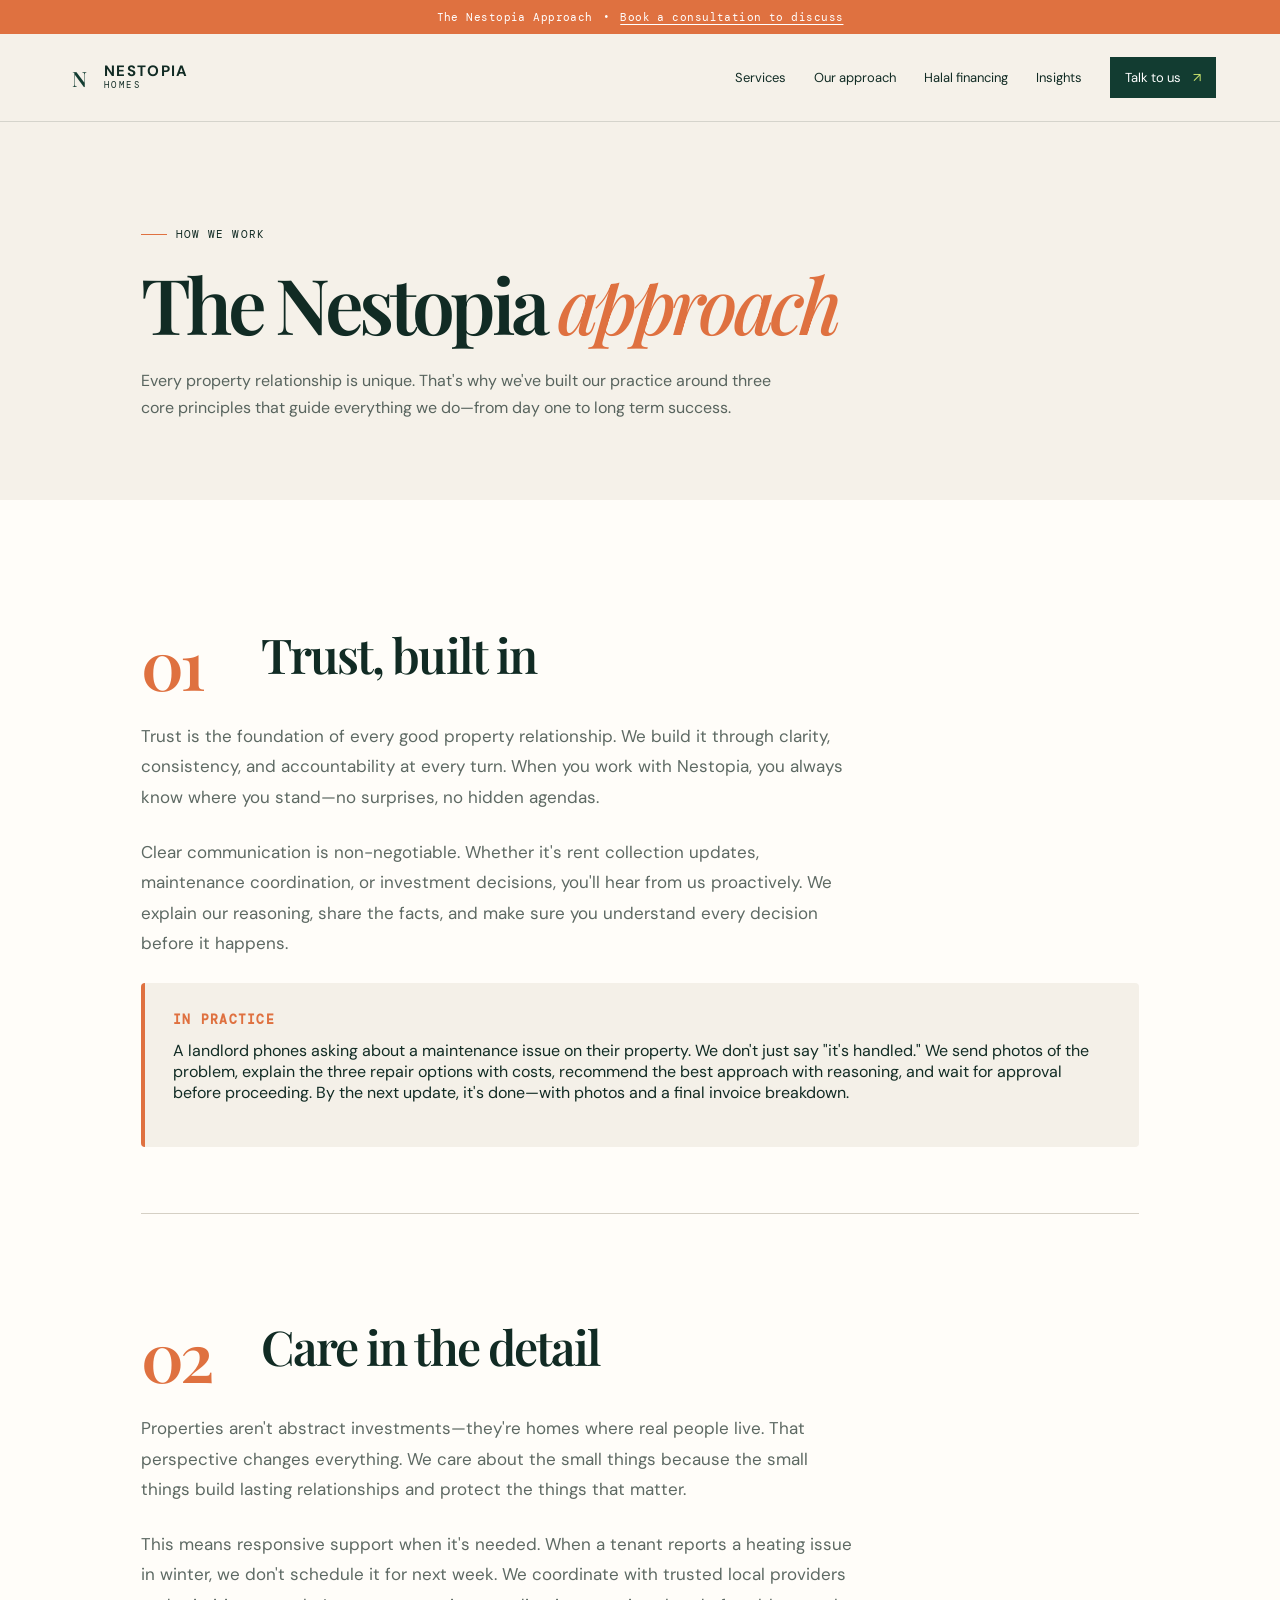
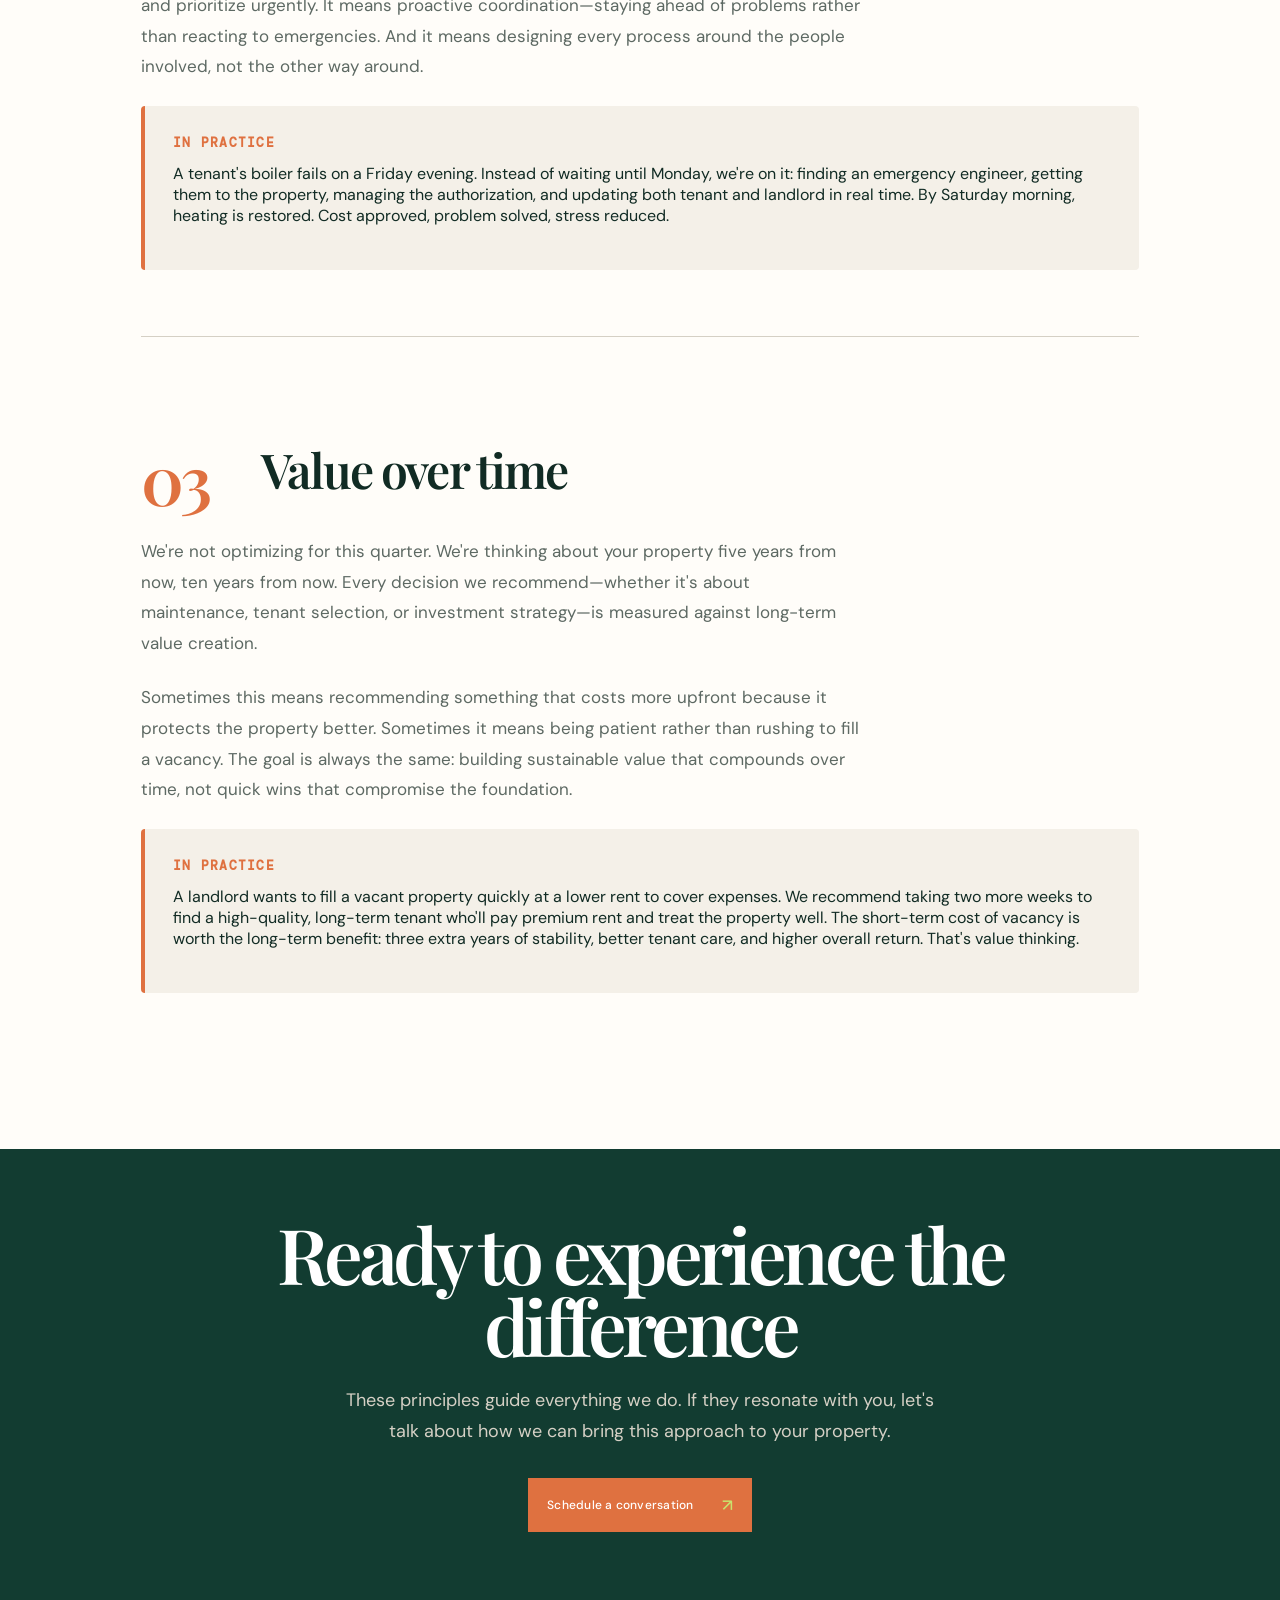
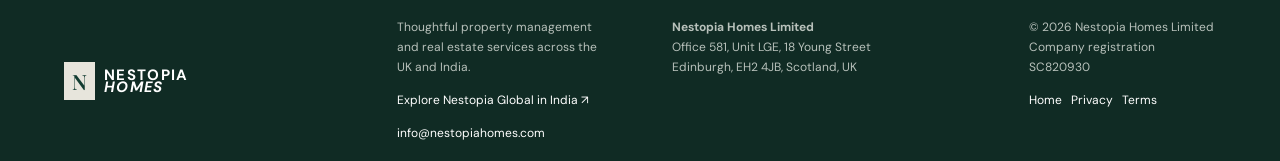
<file: approach.html>
<!doctype html>
<html lang="en">
  <head>
    <meta charset="UTF-8" />
    <meta name="viewport" content="width=device-width, initial-scale=1.0" />
    <meta name="description" content="Understand the Nestopia approach to property management. Learn about our three core principles: Trust, Care, and Value." />
    <title>Our Approach | Nestopia Homes</title>
    <link rel="preconnect" href="https://fonts.googleapis.com" />
    <link rel="preconnect" href="https://fonts.gstatic.com" crossorigin />
    <link href="https://fonts.googleapis.com/css2?family=DM+Mono:wght@400;500&family=DM+Sans:opsz,wght@9..40,400;9..40,500;9..40,600;9..40,700&family=Playfair+Display:ital,wght@0,500;0,600;0,700;1,600&display=swap" rel="stylesheet" />
    <link rel="stylesheet" href="styles.css" />
    <style>
      :root { --ink:#112b24; --forest:#123c31; --cream:#f5f1e9; --orange:#df7140; --lime:#ccdf88; }
      .header { background:rgba(245,241,233,.92); backdrop-filter:blur(14px); }
      .page-hero { padding:105px 11vw 78px; background:var(--cream); }
      .eyebrow { font:11px var(--mono); letter-spacing:.1em; text-transform:uppercase; margin:0 0 26px; display:flex; align-items:center; gap:9px; }
      .eyebrow i { width:26px; height:1px; background:var(--orange); }
      h1,h2 { font:600 clamp(48px,6vw,88px)/.94 var(--serif); letter-spacing:-.06em; margin:0; }
      h1 em,h2 em { color:var(--orange); font-weight:500; }
      .page-hero p:last-child { max-width:650px; margin:28px 0 0; color:#58645e; line-height:1.7; }
      .approach-content { padding:90px 11vw; background:#fffdf9; }
      .principles-detailed { display:grid; grid-template-columns:1fr; gap:68px; }
      .principle { padding:42px 0; border-bottom:1px solid #d5d0c5; }
      .principle:last-child { border-bottom:none; }
      .principle-header { display:grid; grid-template-columns:80px 1fr; gap:40px; align-items:start; margin-bottom:28px; }
      .principle-number { font:600 clamp(48px,6vw,68px)/.9 var(--serif); letter-spacing:-.05em; color:var(--orange); }
      .principle-title { font:600 clamp(32px,4vw,48px)/.95 var(--serif); margin:0; letter-spacing:-.04em; }
      .principle-detail { max-width:720px; color:#5d6963; line-height:1.8; font-size:17px; margin:24px 0; }
      .principle-example { background:#f4f0e8; padding:28px; margin:24px 0; border-radius:4px; border-left:4px solid var(--orange); }
      .principle-example strong { color:var(--forest); }
      .example-title { font:600 13px var(--mono); letter-spacing:.1em; text-transform:uppercase; color:var(--orange); margin-bottom:12px; }
      .cta-section { padding:68px 11vw; background:var(--forest); color:#fff; text-align:center; }
      .cta-section h2 { color:#fff; margin-bottom:24px; }
      .cta-section p { max-width:600px; margin:0 auto 32px; color:#d5d0c5; font-size:18px; line-height:1.7; }
      .button { border:0; padding:16px 19px; font:500 12px var(--sans); letter-spacing:.02em; display:inline-flex; gap:28px; align-items:center; background:var(--orange); color:#fff; transition:transform .2s,box-shadow .2s; }
      .button:hover { transform:translate(-2px,-2px); box-shadow:4px 4px 0 rgba(255,255,255,.3); }
      .button span { font-size:17px; }
      footer { padding:18px 5vw; background:#102b24; color:#e7e5dc; font-size:12px; display:grid; grid-template-columns:1.15fr .9fr 1.25fr .8fr; gap:5vw; }
      footer a { color:#fff; }
      .footer-brand { display:flex; gap:9px; align-items:center; font:bold 15px/.8 var(--sans); letter-spacing:.09em; }
      .brand-mark { width:31px; height:38px; display:grid; place-items:center; background:var(--cream); color:var(--forest); font:600 21px var(--serif); }
      @media(max-width:820px) { .header{height:70px} .nav{position:absolute;display:none;top:70px;left:0;right:0;padding:25px 5vw;background:#f4f0e8;flex-direction:column;align-items:flex-start;gap:20px;border-bottom:1px solid #d5d0c5} .nav.open{display:flex} .menu-button{display:block;background:none;border:0;font:12px var(--sans);padding:10px} .principle-header { grid-template-columns:1fr; } .principle-number { font-size:42px; } .approach-content, .cta-section { padding:60px 7vw; } footer { grid-template-columns:1fr; gap:28px; } }
    </style>
  </head>
  <body>
    <div class="notice"><span>The Nestopia Approach</span><span>•</span><a href="contact.html">Book a consultation to discuss</a></div>
    <header class="header">
      <a href="index.html" class="brand" aria-label="Nestopia Homes home"><span class="brand-mark">N</span><span>NESTOPIA<br /><em>HOMES</em></span></a>
      <button class="menu-button" aria-label="Open menu" aria-expanded="false">Menu <span></span></button>
      <nav class="nav" aria-label="Main navigation">
        <a href="index.html#services">Services</a><a href="index.html#approach">Our approach</a><a href="index.html#finance">Halal financing</a><a href="insights.html">Insights</a>
        <a href="contact.html" class="nav-cta">Talk to us <span>↗</span></a>
      </nav>
    </header>
    <main>
      <section class="page-hero">
        <p class="eyebrow"><i aria-hidden="true"></i> How we work</p>
        <h1>The Nestopia <em>approach</em></h1>
        <p>Every property relationship is unique. That's why we've built our practice around three core principles that guide everything we do—from day one to long term success.</p>
      </section>
      <section class="approach-content">
        <div class="principles-detailed">
          <article class="principle">
            <div class="principle-header">
              <div class="principle-number">01</div>
              <div>
                <h2 class="principle-title">Trust, built in</h2>
              </div>
            </div>
            <p class="principle-detail">Trust is the foundation of every good property relationship. We build it through clarity, consistency, and accountability at every turn. When you work with Nestopia, you always know where you stand—no surprises, no hidden agendas.</p>
            <p class="principle-detail">Clear communication is non-negotiable. Whether it's rent collection updates, maintenance coordination, or investment decisions, you'll hear from us proactively. We explain our reasoning, share the facts, and make sure you understand every decision before it happens.</p>
            <div class="principle-example">
              <div class="example-title">In Practice</div>
              <p>A landlord phones asking about a maintenance issue on their property. We don't just say "it's handled." We send photos of the problem, explain the three repair options with costs, recommend the best approach with reasoning, and wait for approval before proceeding. By the next update, it's done—with photos and a final invoice breakdown.</p>
            </div>
          </article>

          <article class="principle">
            <div class="principle-header">
              <div class="principle-number">02</div>
              <div>
                <h2 class="principle-title">Care in the detail</h2>
              </div>
            </div>
            <p class="principle-detail">Properties aren't abstract investments—they're homes where real people live. That perspective changes everything. We care about the small things because the small things build lasting relationships and protect the things that matter.</p>
            <p class="principle-detail">This means responsive support when it's needed. When a tenant reports a heating issue in winter, we don't schedule it for next week. We coordinate with trusted local providers and prioritize urgently. It means proactive coordination—staying ahead of problems rather than reacting to emergencies. And it means designing every process around the people involved, not the other way around.</p>
            <div class="principle-example">
              <div class="example-title">In Practice</div>
              <p>A tenant's boiler fails on a Friday evening. Instead of waiting until Monday, we're on it: finding an emergency engineer, getting them to the property, managing the authorization, and updating both tenant and landlord in real time. By Saturday morning, heating is restored. Cost approved, problem solved, stress reduced.</p>
            </div>
          </article>

          <article class="principle">
            <div class="principle-header">
              <div class="principle-number">03</div>
              <div>
                <h2 class="principle-title">Value over time</h2>
              </div>
            </div>
            <p class="principle-detail">We're not optimizing for this quarter. We're thinking about your property five years from now, ten years from now. Every decision we recommend—whether it's about maintenance, tenant selection, or investment strategy—is measured against long-term value creation.</p>
            <p class="principle-detail">Sometimes this means recommending something that costs more upfront because it protects the property better. Sometimes it means being patient rather than rushing to fill a vacancy. The goal is always the same: building sustainable value that compounds over time, not quick wins that compromise the foundation.</p>
            <div class="principle-example">
              <div class="example-title">In Practice</div>
              <p>A landlord wants to fill a vacant property quickly at a lower rent to cover expenses. We recommend taking two more weeks to find a high-quality, long-term tenant who'll pay premium rent and treat the property well. The short-term cost of vacancy is worth the long-term benefit: three extra years of stability, better tenant care, and higher overall return. That's value thinking.</p>
            </div>
          </article>
        </div>
      </section>
      <section class="cta-section">
        <h2>Ready to experience the difference</h2>
        <p>These principles guide everything we do. If they resonate with you, let's talk about how we can bring this approach to your property.</p>
        <a class="button" href="contact.html">Schedule a conversation <span>↗</span></a>
      </section>
    </main>
    <footer>
      <a href="index.html" class="footer-brand"><span class="brand-mark">N</span><span>NESTOPIA<br /><em>HOMES</em></span></a>
      <div>
        <p>Thoughtful property management and real estate services across the UK and India.</p>
        <p><a href="india.html">Explore Nestopia Global in India ↗</a></p>
        <a href="mailto:info@nestopiahomes.com">info@nestopiahomes.com</a>
      </div>
      <div>
        <p><strong>Nestopia Homes Limited</strong><br />Office 581, Unit LGE, 18 Young Street<br />Edinburgh, EH2 4JB, Scotland, UK</p>
      </div>
      <div>
        <p>© 2026 Nestopia Homes Limited<br />Company registration SC820930</p>
        <p><a href="index.html">Home</a> &nbsp; <a href="#">Privacy</a> &nbsp; <a href="#">Terms</a></p>
      </div>
    </footer>
    <script src="script.js"></script>
  </body>
</html>
</file>
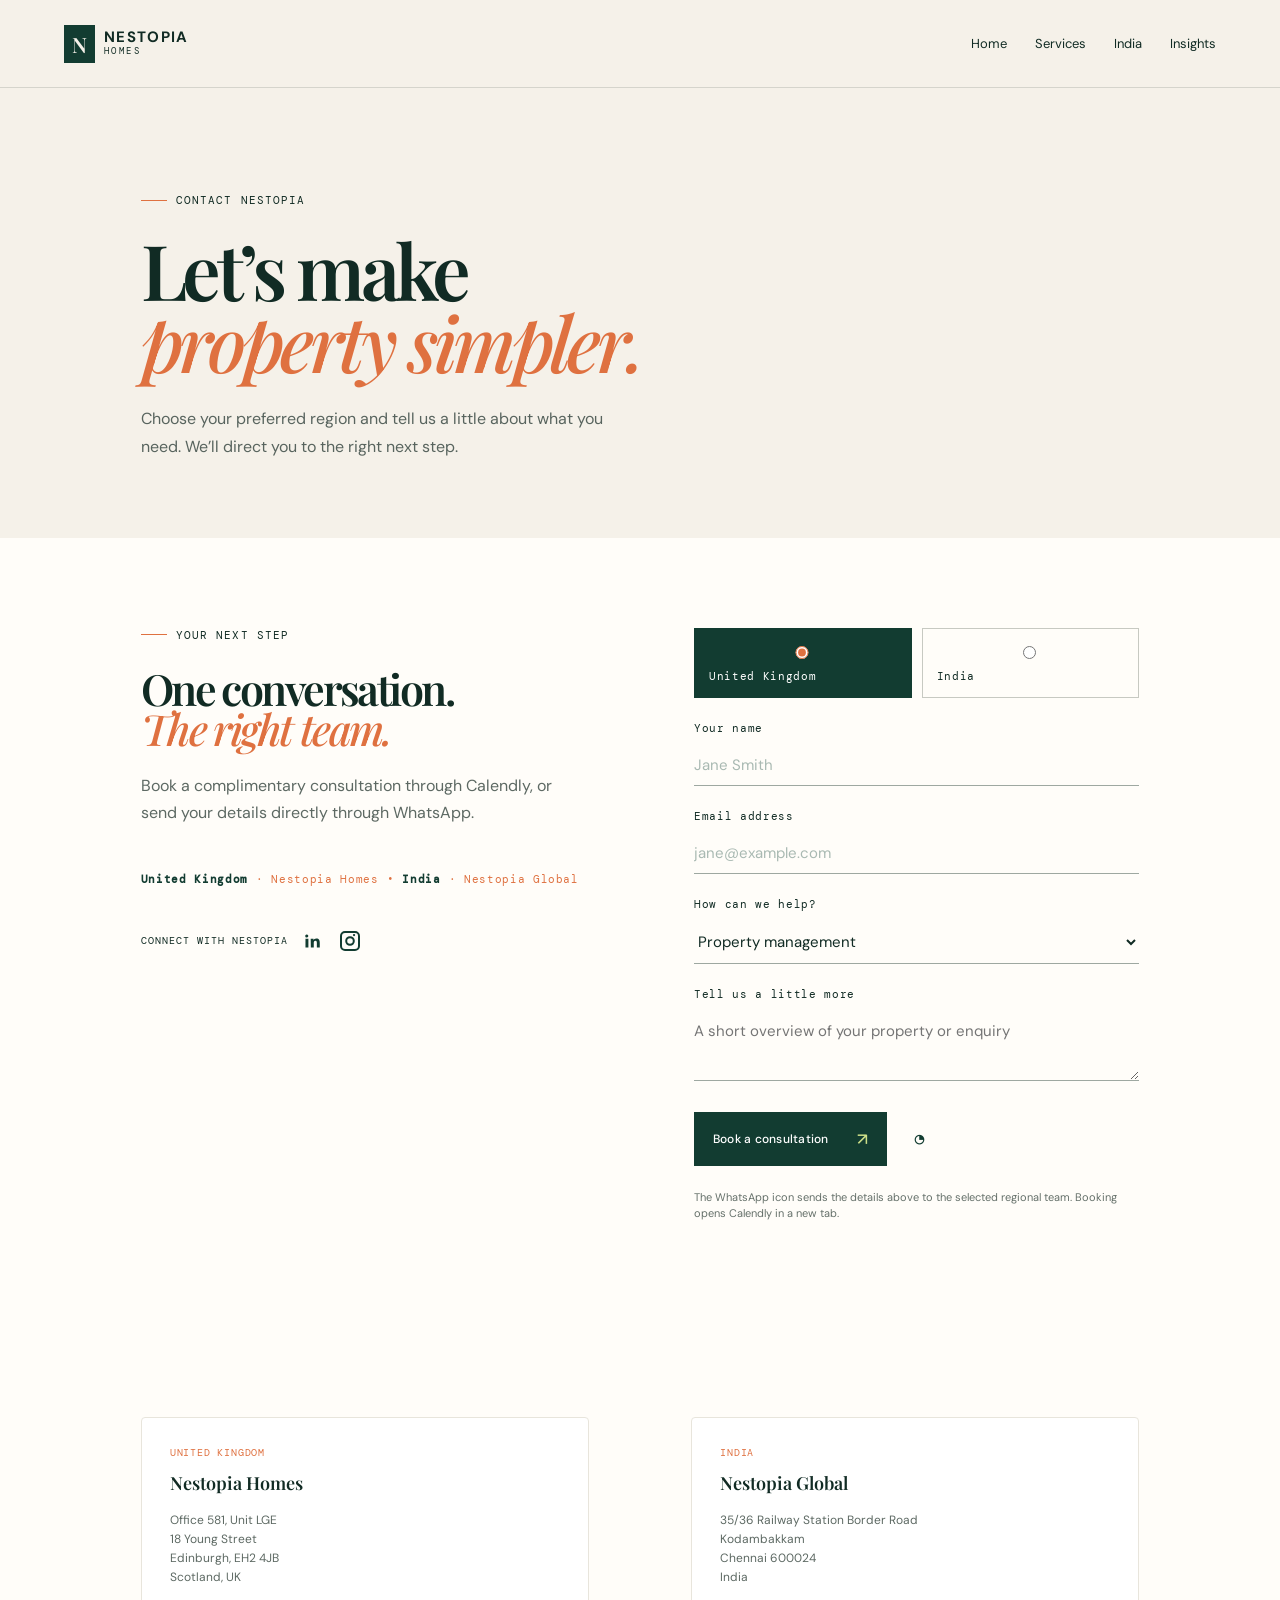
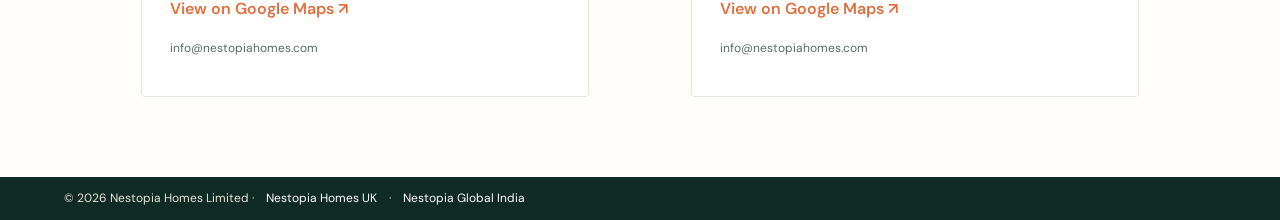
<file: contact.html>
<!doctype html>
<html lang="en"><head><meta charset="UTF-8"/><meta name="viewport" content="width=device-width, initial-scale=1.0"/><meta name="description" content="Get in touch with Nestopia Homes for property management and investment guidance. Book a consultation or contact our team directly."/><title>Contact | Nestopia Homes</title><link rel="preconnect" href="https://fonts.googleapis.com"/><link rel="preconnect" href="https://fonts.gstatic.com" crossorigin/><link href="https://fonts.googleapis.com/css2?family=DM+Mono:wght@400;500&family=DM+Sans:opsz,wght@9..40,400;9..40,500;9..40,600;9..40,700&family=Playfair+Display:ital,wght@0,500;0,600;0,700;1,600&display=swap" rel="stylesheet"/><link rel="stylesheet" href="styles.css"/><style>:root{--ink:#112b24;--forest:#123c31;--cream:#f5f1e9;--orange:#df7140;--lime:#ccdf88;--serif:'Playfair Display',Georgia,serif;--sans:'DM Sans',Arial,sans-serif;--mono:'DM Mono',monospace}.header{background:rgba(245,241,233,.92);backdrop-filter:blur(14px)}.page-hero{padding:105px 11vw 78px;background:var(--cream)}.eyebrow{font:11px var(--mono);letter-spacing:.1em;text-transform:uppercase;margin:0 0 26px;display:flex;align-items:center;gap:9px}.eyebrow i{width:26px;height:1px;background:var(--orange)}h1,h2{font:600 clamp(48px,6vw,88px)/.94 var(--serif);letter-spacing:-.06em;margin:0}h1 em,h2 em{color:var(--orange);font-weight:500}.page-hero p:last-child{max-width:500px;margin:28px 0 0;color:#58645e;line-height:1.7}.contact-layout{display:grid;grid-template-columns:.8fr 1.2fr;gap:9vw;padding:90px 11vw 115px;background:#fffdf9}.contact-layout h2{font-size:43px}.contact-layout>div>p:not(.eyebrow){color:#5d6963;line-height:1.7;margin:23px 0}.region-note{font:11px var(--mono)!important;letter-spacing:.06em;color:var(--orange)!important;white-space:nowrap;display:inline-flex;align-items:center;gap:8px;flex-wrap:nowrap}.region-note strong{color:var(--forest);font-weight:600}.contact-form{display:grid;gap:23px}.contact-form label{font:11px var(--mono);letter-spacing:.06em;display:flex;flex-direction:column;gap:10px}.contact-form input,.contact-form select,.contact-form textarea{font:15px var(--sans);border:0;border-bottom:1px solid #9ea8a1;padding:10px 0;background:transparent;outline:none;color:var(--ink)}.contact-form textarea{min-height:70px;resize:vertical}.region-select{display:grid;grid-template-columns:1fr 1fr;gap:10px}.region-select label{border:1px solid #c7c9c2;padding:14px;cursor:pointer;transition:.2s}.region-select label:has(input:checked){background:var(--forest);color:#fff;border-color:var(--forest)}.region-select input{accent-color:var(--orange);margin-right:7px}.form-actions{display:flex;gap:18px;align-items:center;flex-wrap:wrap;margin-top:8px}.button{border:0;background:var(--forest);color:#fff;padding:16px 19px;display:inline-flex;gap:28px;align-items:center;font:500 12px var(--sans);cursor:pointer}.button span{color:var(--lime);font-size:17px}.whatsapp-icon,.social-icon{width:28px;height:28px;border-radius:0;display:grid;place-items:center;color:var(--forest);border:0;background:transparent;font:600 12px var(--sans);transition:.2s;padding:0}.whatsapp-icon:hover,.social-icon:hover{background:transparent;color:var(--forest)}.social-icon svg{width:24px;height:24px;display:block}.social-row{display:flex;align-items:center;gap:10px;margin-top:18px;flex-wrap:nowrap}.social-row p{width:auto;margin-bottom:0!important;font:10px var(--mono)!important;letter-spacing:.1em;text-transform:uppercase;white-space:nowrap}.contact-privacy{font-size:11px;color:#65706a;line-height:1.5;margin:0}.addresses-section{padding:80px 11vw;background:#fffdf9;display:grid;grid-template-columns:1fr 1fr;gap:8vw}.address-card{padding:28px;background:#fff;border:1px solid #e8e5dc;border-radius:4px}.address-card h3{font:600 18px var(--serif);margin:0 0 16px;color:var(--ink)}.address-card p{margin:10px 0;font:12px var(--sans);line-height:1.6;color:#5d6963}.address-card a{color:var(--orange);text-decoration:none;font-weight:600}.address-card a:hover{text-decoration:underline}.address-label{font:10px var(--mono);letter-spacing:.08em;text-transform:uppercase;color:var(--orange);margin-bottom:12px;display:block}.footer{padding:12px 5vw;background:#102b24;color:#e7e5dc;font-size:12px;display:flex;align-items:center;gap:12px;flex-wrap:nowrap;white-space:nowrap}.footer a{color:#fff}@media(max-width:820px){.header{height:70px}.nav{position:absolute;display:none;top:70px;left:0;right:0;padding:25px 5vw;background:#f4f0e8;flex-direction:column;align-items:flex-start;gap:20px}.nav.open{display:flex}.menu-button{display:block;background:none;border:0;font:12px var(--sans)}.page-hero,.contact-layout{padding:75px 7vw}.contact-layout{grid-template-columns:1fr;gap:45px}}</style></head><body><header class="header"><a href="index.html" class="brand"><span class="brand-mark">N</span><span>NESTOPIA<br/><em>HOMES</em></span></a><button class="menu-button" aria-label="Open menu" aria-expanded="false">Menu</button><nav class="nav"><a href="index.html">Home</a><a href="index.html#services">Services</a><a href="india.html">India</a><a href="insights.html">Insights</a></nav></header><main><section class="page-hero"><p class="eyebrow"><i aria-hidden="true"></i> Contact Nestopia</p><h1>Let’s make<br/><em>property simpler.</em></h1><p>Choose your preferred region and tell us a little about what you need. We’ll direct you to the right next step.</p></section><section class="contact-layout"><div><p class="eyebrow"><i aria-hidden="true"></i> Your next step</p><h2>One conversation.<br/><em>The right team.</em></h2><p>Book a complimentary consultation through Calendly, or send your details directly through WhatsApp.</p><p class="region-note"><strong>United Kingdom</strong> · Nestopia Homes <span>•</span> <strong>India</strong> · Nestopia Global</p><div class="social-row"><p>Connect with Nestopia</p><a class="social-icon" href="https://uk.linkedin.com/company/nestopia-homes-limited" target="_blank" rel="noopener" aria-label="Nestopia Homes on LinkedIn"><svg viewBox="0 0 24 24" aria-hidden="true"><path d="M6.94 8.5A1.56 1.56 0 1 1 6.94 5.4a1.56 1.56 0 0 1 0 3.1ZM5.48 9.8h2.92v8.7H5.48zm5.2 0h2.8v1.18h.04c.39-.74 1.34-1.52 2.76-1.52 2.95 0 3.49 1.94 3.49 4.47v4.57h-2.92v-4.29c0-1.02-.02-2.34-1.43-2.34-1.43 0-1.65 1.12-1.65 2.27v4.36h-2.92z" fill="currentColor"/></svg></a><a class="social-icon" href="https://www.instagram.com/nestopiahomes" target="_blank" rel="noopener" aria-label="Nestopia on Instagram"><svg viewBox="0 0 24 24" aria-hidden="true"><path d="M7 2h10a5 5 0 0 1 5 5v10a5 5 0 0 1-5 5H7a5 5 0 0 1-5-5V7a5 5 0 0 1 5-5Zm0 2a3 3 0 0 0-3 3v10a3 3 0 0 0 3 3h10a3 3 0 0 0 3-3V7a3 3 0 0 0-3-3H7Zm5 3.2A4.8 4.8 0 1 1 7.2 12 4.8 4.8 0 0 1 12 7.2Zm0 2A2.8 2.8 0 1 0 14.8 12 2.8 2.8 0 0 0 12 9.2Zm5.2-3.1a1.15 1.15 0 1 1-1.15-1.15 1.15 1.15 0 0 1 1.15 1.15Z" fill="currentColor"/></svg></a></div></div><form class="contact-form" id="contact-form"><div class="region-select"><label><input type="radio" name="region" value="uk" checked/> United Kingdom</label><label><input type="radio" name="region" value="india"/> India</label></div><label>Your name<input name="name" required placeholder="Jane Smith"/></label><label>Email address<input name="email" type="email" required placeholder="jane@example.com"/></label><label>How can we help?<select name="interest"><option>Property management</option><option>Tenant support</option><option>Investment guidance</option><option>Halal financing</option><option>India / NRI property support</option></select></label><label>Tell us a little more<textarea name="message" placeholder="A short overview of your property or enquiry"></textarea></label><div class="form-actions"><a class="button" href="https://calendly.com/nestopiahomes/30min" target="_blank" rel="noopener">Book a consultation <span>↗</span></a><button class="whatsapp-icon" type="submit" aria-label="Send details by WhatsApp">◔</button></div><p class="contact-privacy">The WhatsApp icon sends the details above to the selected regional team. Booking opens Calendly in a new tab.</p></form></section><section class="addresses-section"><div class="address-card"><span class="address-label">United Kingdom</span><h3>Nestopia Homes</h3><p>Office 581, Unit LGE<br/>18 Young Street<br/>Edinburgh, EH2 4JB<br/>Scotland, UK</p><a href="https://www.google.com/maps/search/18+Young+Street+Edinburgh+EH2+4JB" target="_blank" rel="noopener">View on Google Maps ↗</a><p style="margin-top:20px;font-size:12px;color:#5d6963">info@nestopiahomes.com</p></div><div class="address-card"><span class="address-label">India</span><h3>Nestopia Global</h3><p>35/36 Railway Station Border Road<br/>Kodambakkam<br/>Chennai 600024<br/>India</p><a href="https://www.google.com/maps/search/35+Railway+Station+Border+Road+Kodambakkam+Chennai+600024" target="_blank" rel="noopener">View on Google Maps ↗</a><p style="margin-top:20px;font-size:12px;color:#5d6963">info@nestopiahomes.com</p></div></section></main><footer class="footer">© 2026 Nestopia Homes Limited · <a href="index.html">Nestopia Homes UK</a> · <a href="india.html">Nestopia Global India</a></footer><script src="script.js"></script><script>document.getElementById('contact-form').addEventListener('submit',function(e){e.preventDefault();const d=new FormData(this),r=d.get('region'),n=r==='india'?'917358354779':'447776695315',brand=r==='india'?'Nestopia Global':'Nestopia Homes',message='Hello '+brand+',%0A%0AName: '+encodeURIComponent(d.get('name'))+'%0AEmail: '+encodeURIComponent(d.get('email'))+'%0AInterest: '+encodeURIComponent(d.get('interest'))+'%0ADetails: '+encodeURIComponent(d.get('message'));window.open('https://wa.me/'+n+'?text='+message,'_blank','noopener')});</script></body></html>
</file>
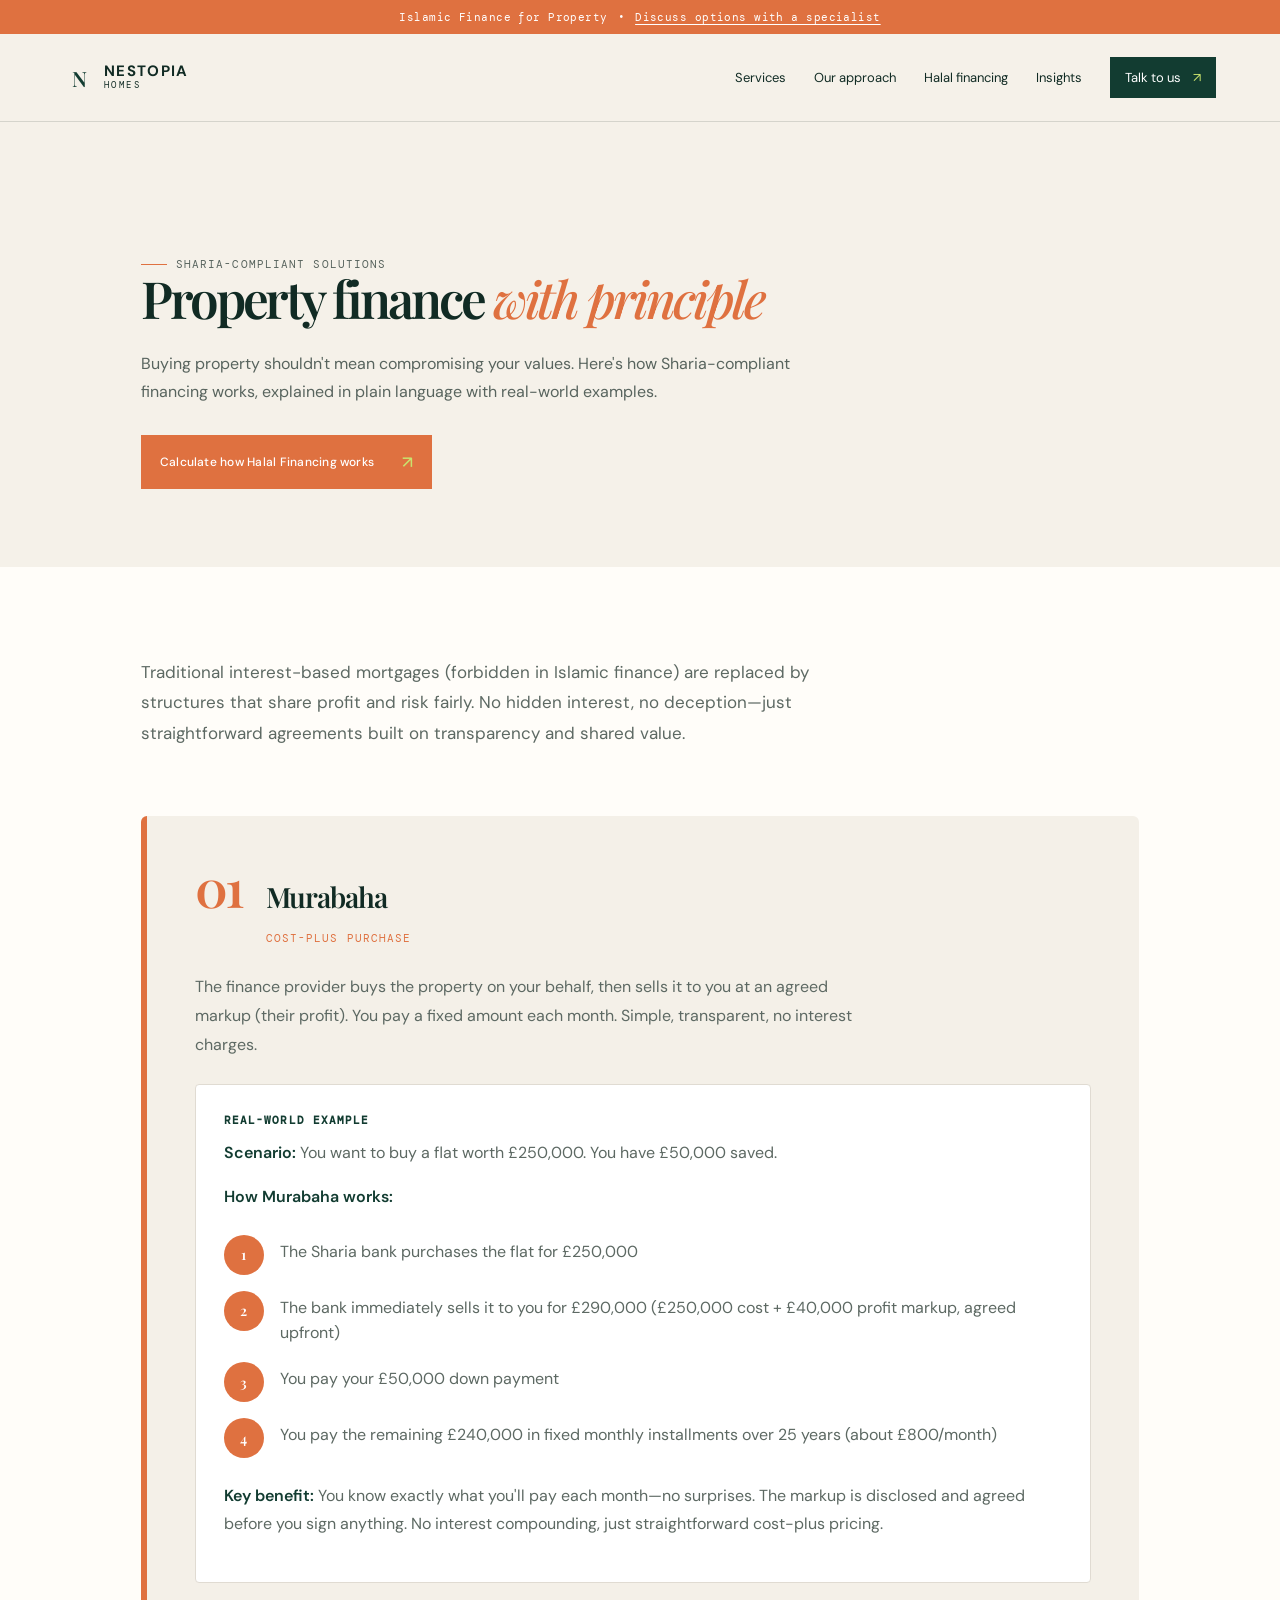
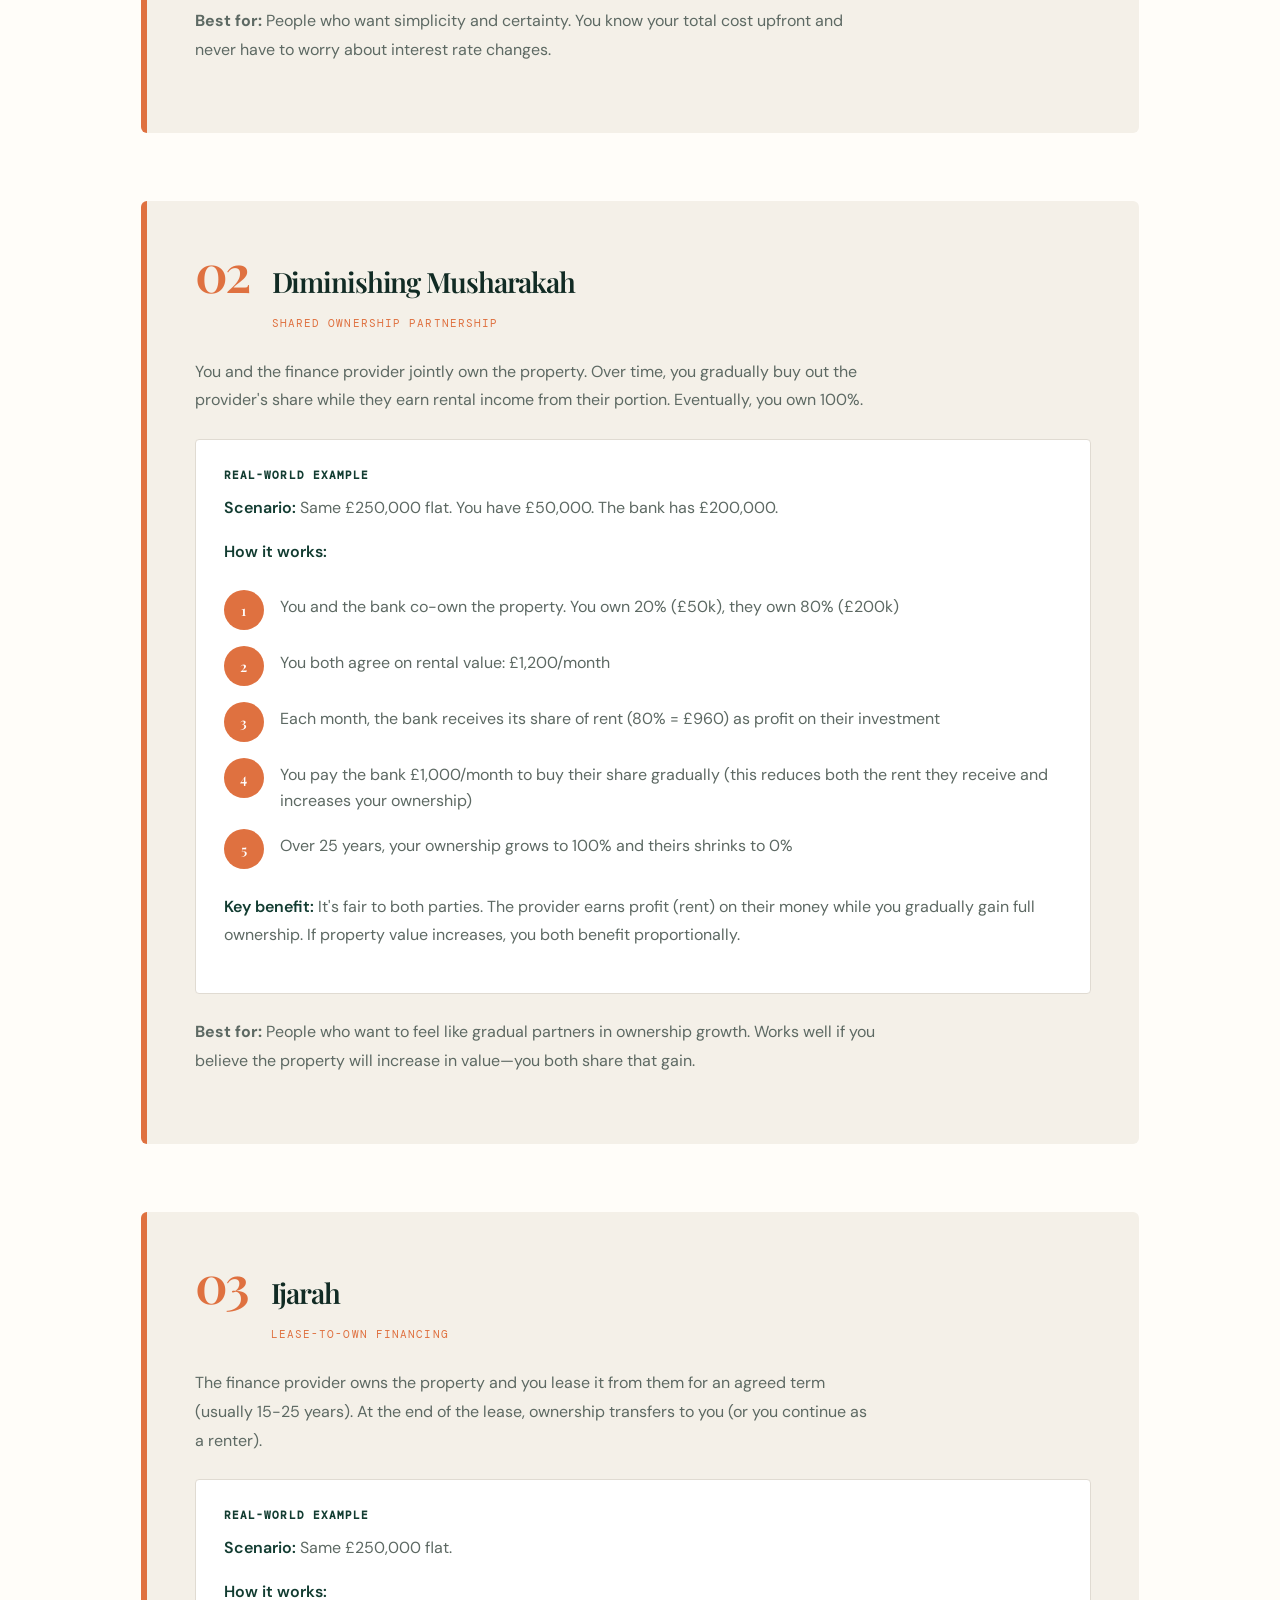
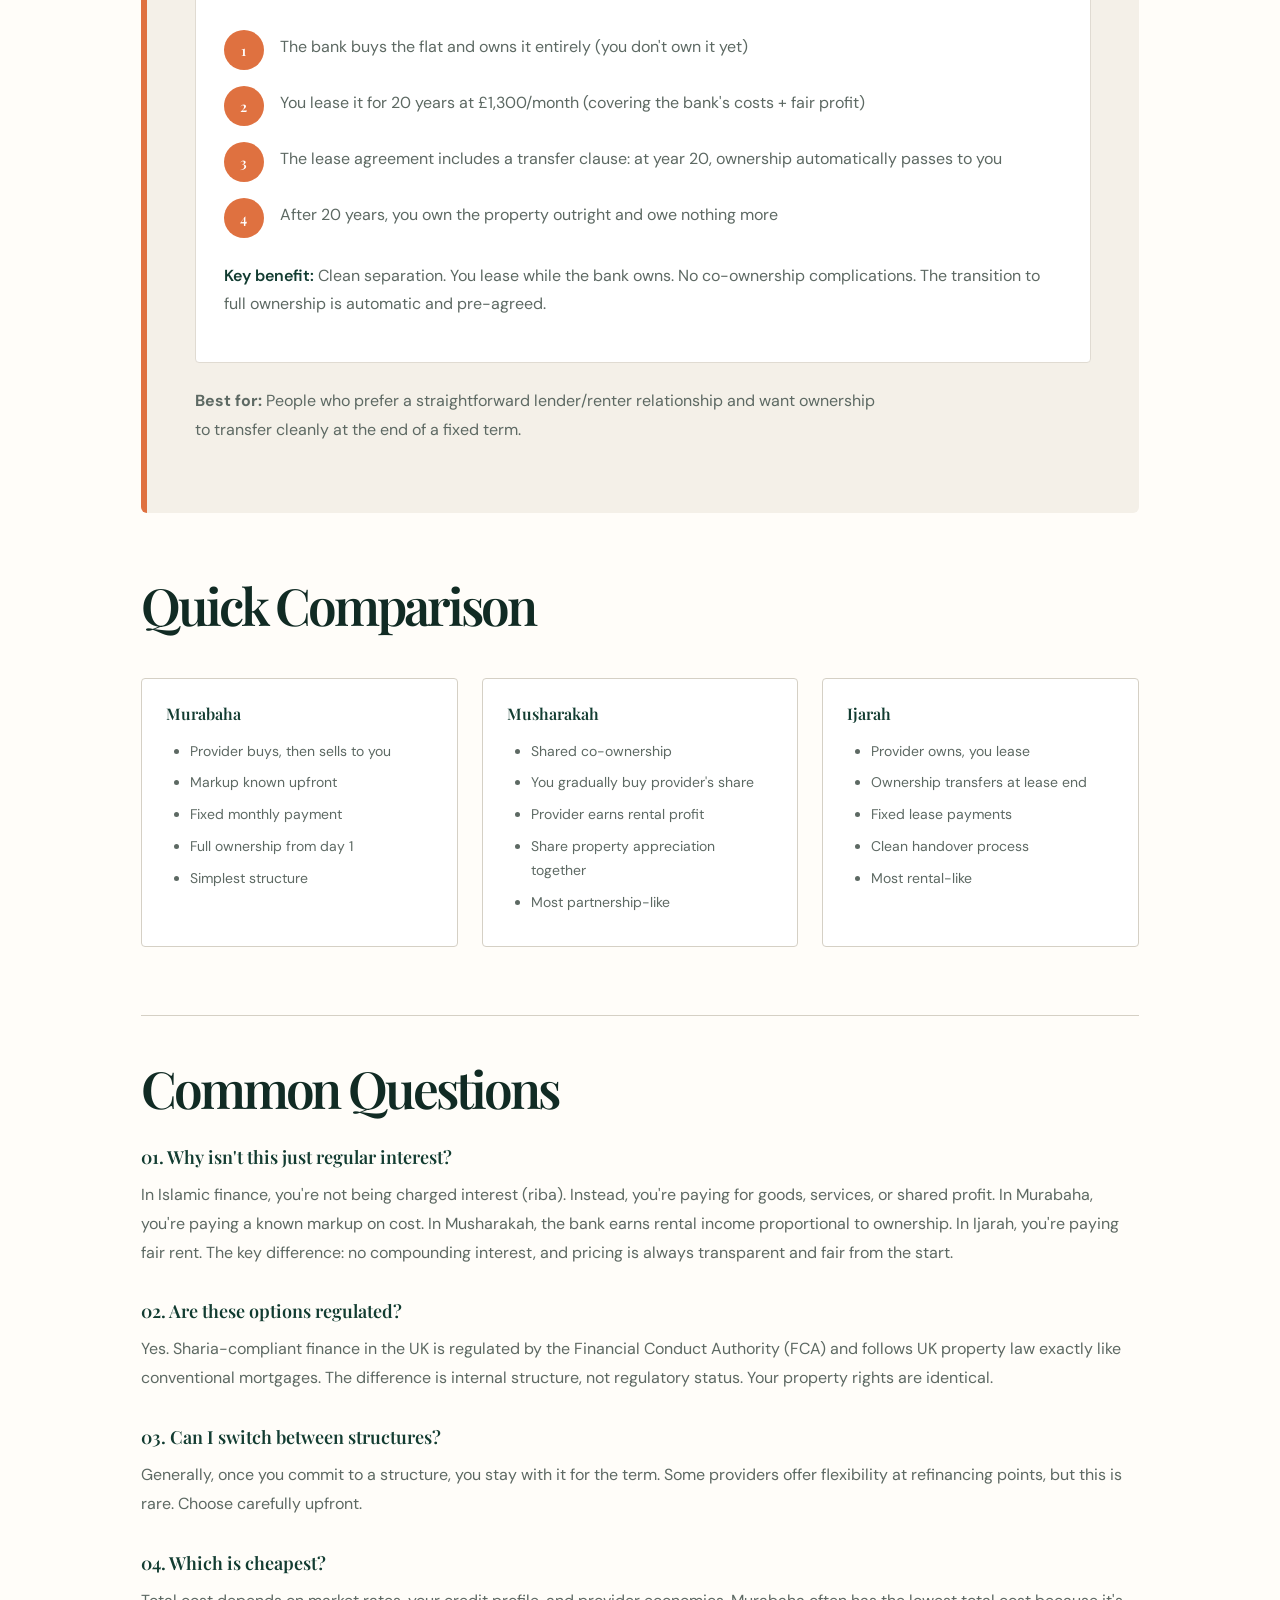
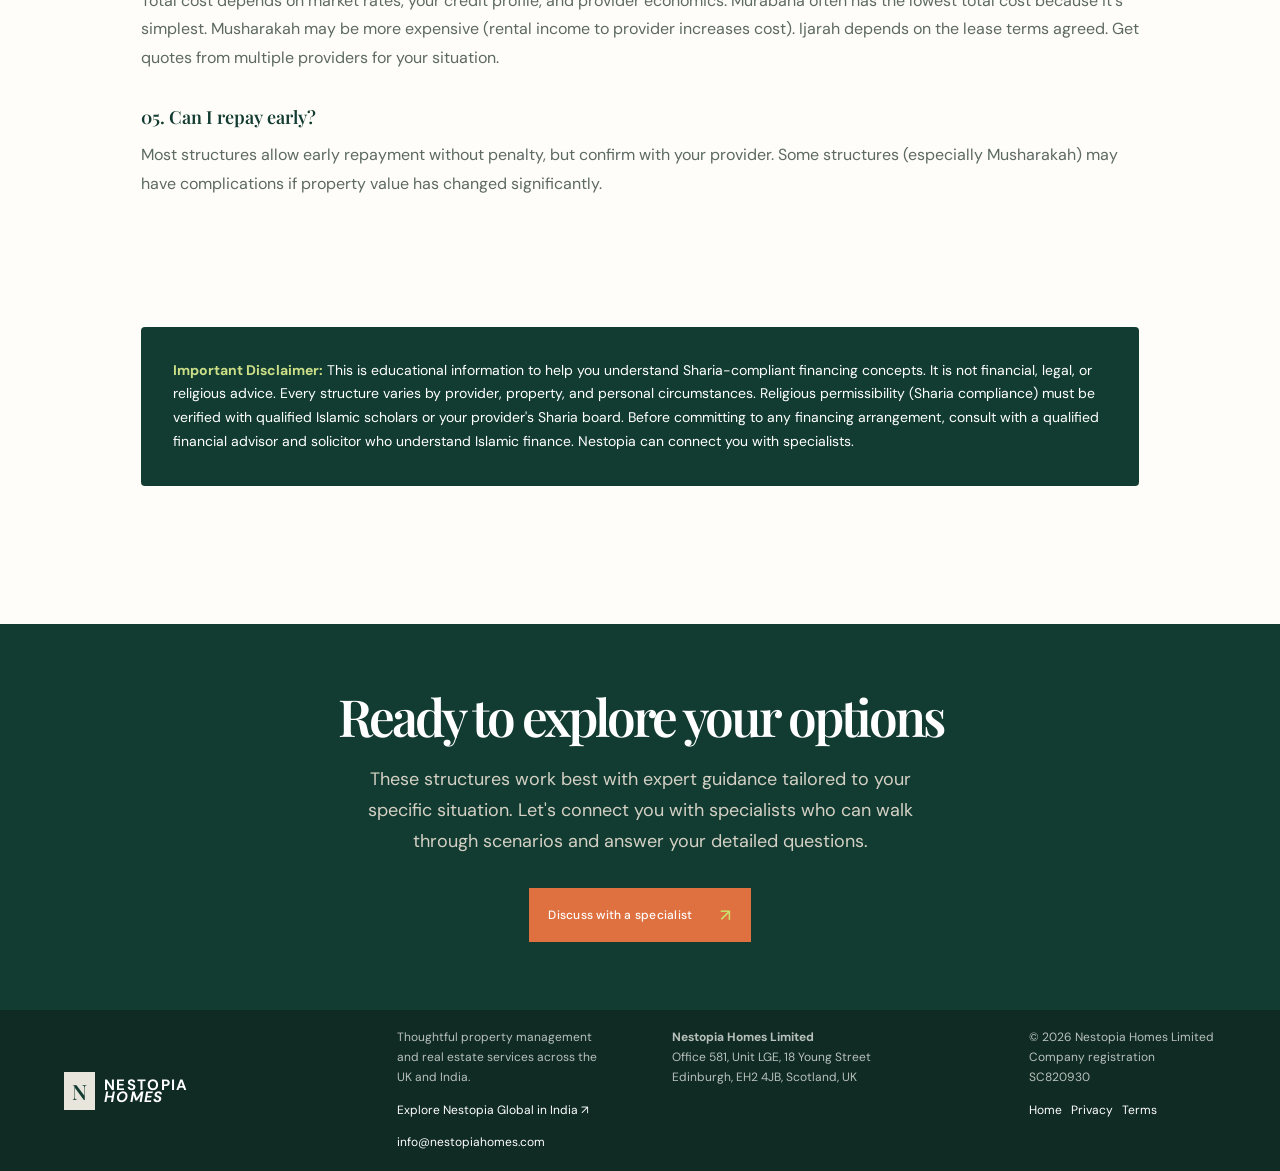
<file: finance.html>
<!doctype html>
<html lang="en">
  <head>
    <meta charset="UTF-8" />
    <meta name="viewport" content="width=device-width, initial-scale=1.0" />
    <meta name="description" content="Complete guide to Sharia-compliant property financing. Learn about Murabaha, Diminishing Musharakah, and Ijarah with easy-to-understand examples." />
    <title>Halal Financing Guide | Nestopia Homes</title>
    <link rel="preconnect" href="https://fonts.googleapis.com" />
    <link rel="preconnect" href="https://fonts.gstatic.com" crossorigin />
    <link href="https://fonts.googleapis.com/css2?family=DM+Mono:wght@400;500&family=DM+Sans:opsz,wght@9..40,400;9..40,500;9..40,600;9..40,700&family=Playfair+Display:ital,wght@0,500;0,600;0,700;1,600&display=swap" rel="stylesheet" />
    <link rel="stylesheet" href="styles.css" />
    <style>
      :root { --ink:#112b24; --forest:#123c31; --cream:#f5f1e9; --orange:#df7140; --lime:#ccdf88; }
      .header { background:rgba(245,241,233,.92); backdrop-filter:blur(14px); }
      .page-hero { padding:105px 11vw 78px; background:var(--cream); }
      .eyebrow { font:11px var(--mono); letter-spacing:.1em; text-transform:uppercase; margin:0 0 26px; display:flex; align-items:center; gap:9px; }
      .eyebrow i { width:26px; height:1px; background:var(--orange); }
      h1,h2,h3 { font:600 clamp(32px,4vw,64px)/.95 var(--serif); letter-spacing:-.06em; margin:0; }
      h1 em,h2 em,h3 em { color:var(--orange); font-weight:500; }
      .page-hero p { max-width:650px; margin:28px 0 0; color:#58645e; line-height:1.7; }
      .page-hero-actions { display:flex; flex-wrap:wrap; gap:16px; margin-top:30px; }
      .finance-content { padding:90px 11vw; background:#fffdf9; }
      .intro-text { max-width:700px; color:#5d6963; line-height:1.8; font-size:17px; margin:0 0 68px; }
      .finance-models-detailed { display:grid; grid-template-columns:1fr; gap:68px; }
      .finance-model { padding:48px; background:#f4f0e8; border-radius:6px; border-left:6px solid var(--orange); }
      .model-header { display:flex; align-items:baseline; gap:24px; margin-bottom:28px; }
      .model-number { font:600 clamp(36px,5vw,52px)/.9 var(--serif); color:var(--orange); margin:0; }
      .model-title { font:600 28px var(--serif); margin:0; letter-spacing:-.04em; }
      .model-subtitle { font:11px var(--mono); letter-spacing:.1em; text-transform:uppercase; color:var(--orange); margin:16px 0 0; }
      .model-description { color:#5d6963; line-height:1.8; font-size:16px; margin:20px 0; max-width:680px; }
      .layman-example { background:#fff; padding:28px; margin:24px 0; border-radius:4px; border:1px solid #e0dbd2; }
      .example-label { font:11px var(--mono); letter-spacing:.1em; text-transform:uppercase; color:var(--forest); font-weight:600; margin-bottom:12px; }
      .example-content { color:#5d6963; line-height:1.75; }
      .example-content strong { color:var(--forest); font-weight:600; }
      .model-steps { margin:24px 0; }
      .step { display:grid; grid-template-columns:40px 1fr; gap:16px; margin-bottom:16px; }
      .step-number { width:40px; height:40px; display:grid; place-items:center; background:var(--orange); color:#fff; border-radius:50%; font:600 14px var(--serif); flex-shrink:0; }
      .step-text { color:#5d6963; line-height:1.6; padding-top:4px; }
      .comparison-grid { display:grid; grid-template-columns:1fr 1fr 1fr; gap:24px; margin:48px 0; }
      .comparison-card { padding:24px; background:#fff; border:1px solid #d5d0c5; border-radius:4px; }
      .comparison-card h4 { font:600 16px var(--serif); margin:0 0 16px; color:var(--forest); }
      .comparison-card ul { margin:0; padding-left:24px; color:#5d6963; font-size:14px; line-height:1.7; }
      .comparison-card li { margin-bottom:8px; }
      .faq-section { padding:48px 0; border-top:1px solid #d5d0c5; }
      .faq-section h3 { margin-bottom:32px; }
      .faq-item { margin-bottom:32px; }
      .faq-question { font:600 18px var(--serif); color:var(--forest); margin:0 0 12px; }
      .faq-answer { color:#5d6963; line-height:1.8; }
      .disclaimer { background:var(--forest); color:#fff; padding:32px; margin:48px 0; border-radius:4px; font-size:14px; line-height:1.7; }
      .disclaimer strong { color:var(--lime); }
      .cta-section { padding:68px 11vw; background:var(--forest); color:#fff; text-align:center; }
      .cta-section h2 { color:#fff; margin-bottom:24px; }
      .cta-section p { max-width:600px; margin:0 auto 32px; color:#d5d0c5; font-size:18px; line-height:1.7; }
      .button { border:0; padding:16px 19px; font:500 12px var(--sans); letter-spacing:.02em; display:inline-flex; gap:28px; align-items:center; background:var(--orange); color:#fff; transition:transform .2s,box-shadow .2s; }
      .button:hover { transform:translate(-2px,-2px); box-shadow:4px 4px 0 rgba(255,255,255,.3); }
      .button span { font-size:17px; }
      footer { padding:18px 5vw; background:#102b24; color:#e7e5dc; font-size:12px; display:grid; grid-template-columns:1.15fr .9fr 1.25fr .8fr; gap:5vw; }
      footer a { color:#fff; }
      .footer-brand { display:flex; gap:9px; align-items:center; font:bold 15px/.8 var(--sans); letter-spacing:.09em; }
      .brand-mark { width:31px; height:38px; display:grid; place-items:center; background:var(--cream); color:var(--forest); font:600 21px var(--serif); }
      @media(max-width:820px) { .header{height:70px} .nav{position:absolute;display:none;top:70px;left:0;right:0;padding:25px 5vw;background:#f4f0e8;flex-direction:column;align-items:flex-start;gap:20px;border-bottom:1px solid #d5d0c5} .nav.open{display:flex} .menu-button{display:block;background:none;border:0;font:12px var(--sans);padding:10px} .finance-content, .cta-section { padding:60px 7vw; } .comparison-grid { grid-template-columns:1fr; } .finance-model { padding:28px; } footer { grid-template-columns:1fr; gap:28px; } }
    </style>
  </head>
  <body>
    <div class="notice"><span>Islamic Finance for Property</span><span>•</span><a href="contact.html">Discuss options with a specialist</a></div>
    <header class="header">
      <a href="index.html" class="brand" aria-label="Nestopia Homes home"><span class="brand-mark">N</span><span>NESTOPIA<br /><em>HOMES</em></span></a>
      <button class="menu-button" aria-label="Open menu" aria-expanded="false">Menu <span></span></button>
      <nav class="nav" aria-label="Main navigation">
        <a href="index.html#services">Services</a><a href="approach.html">Our approach</a><a href="index.html#finance">Halal financing</a><a href="insights.html">Insights</a>
        <a href="contact.html" class="nav-cta">Talk to us <span>↗</span></a>
      </nav>
    </header>
    <main>
      <section class="page-hero">
        <p class="eyebrow"><i aria-hidden="true"></i> Sharia-compliant solutions</p>
        <h1>Property finance <em>with principle</em></h1>
        <p>Buying property shouldn't mean compromising your values. Here's how Sharia-compliant financing works, explained in plain language with real-world examples.</p>
        <div class="page-hero-actions">
          <a class="button" href="nestopia-islamic-finance-—-educational-financing-calculator-&-simulator/" target="_blank" rel="noopener">Calculate how Halal Financing works <span>↗</span></a>
        </div>
      </section>
      <section class="finance-content">
        <p class="intro-text">Traditional interest-based mortgages (forbidden in Islamic finance) are replaced by structures that share profit and risk fairly. No hidden interest, no deception—just straightforward agreements built on transparency and shared value.</p>

        <div class="finance-models-detailed">
          <!-- MURABAHA -->
          <article class="finance-model">
            <div class="model-header">
              <h2 class="model-number">01</h2>
              <div>
                <h3 class="model-title">Murabaha</h3>
                <p class="model-subtitle">Cost-Plus Purchase</p>
              </div>
            </div>
            <p class="model-description">The finance provider buys the property on your behalf, then sells it to you at an agreed markup (their profit). You pay a fixed amount each month. Simple, transparent, no interest charges.</p>
            
            <div class="layman-example">
              <div class="example-label">Real-World Example</div>
              <div class="example-content">
                <p><strong>Scenario:</strong> You want to buy a flat worth £250,000. You have £50,000 saved.</p>
                <p><strong>How Murabaha works:</strong></p>
                <div class="model-steps">
                  <div class="step">
                    <div class="step-number">1</div>
                    <div class="step-text">The Sharia bank purchases the flat for £250,000</div>
                  </div>
                  <div class="step">
                    <div class="step-number">2</div>
                    <div class="step-text">The bank immediately sells it to you for £290,000 (£250,000 cost + £40,000 profit markup, agreed upfront)</div>
                  </div>
                  <div class="step">
                    <div class="step-number">3</div>
                    <div class="step-text">You pay your £50,000 down payment</div>
                  </div>
                  <div class="step">
                    <div class="step-number">4</div>
                    <div class="step-text">You pay the remaining £240,000 in fixed monthly installments over 25 years (about £800/month)</div>
                  </div>
                </div>
                <p><strong>Key benefit:</strong> You know exactly what you'll pay each month—no surprises. The markup is disclosed and agreed before you sign anything. No interest compounding, just straightforward cost-plus pricing.</p>
              </div>
            </div>

            <p class="model-description"><strong>Best for:</strong> People who want simplicity and certainty. You know your total cost upfront and never have to worry about interest rate changes.</p>
          </article>

          <!-- DIMINISHING MUSHARAKAH -->
          <article class="finance-model">
            <div class="model-header">
              <h2 class="model-number">02</h2>
              <div>
                <h3 class="model-title">Diminishing Musharakah</h3>
                <p class="model-subtitle">Shared Ownership Partnership</p>
              </div>
            </div>
            <p class="model-description">You and the finance provider jointly own the property. Over time, you gradually buy out the provider's share while they earn rental income from their portion. Eventually, you own 100%.</p>
            
            <div class="layman-example">
              <div class="example-label">Real-World Example</div>
              <div class="example-content">
                <p><strong>Scenario:</strong> Same £250,000 flat. You have £50,000. The bank has £200,000.</p>
                <p><strong>How it works:</strong></p>
                <div class="model-steps">
                  <div class="step">
                    <div class="step-number">1</div>
                    <div class="step-text">You and the bank co-own the property. You own 20% (£50k), they own 80% (£200k)</div>
                  </div>
                  <div class="step">
                    <div class="step-number">2</div>
                    <div class="step-text">You both agree on rental value: £1,200/month</div>
                  </div>
                  <div class="step">
                    <div class="step-number">3</div>
                    <div class="step-text">Each month, the bank receives its share of rent (80% = £960) as profit on their investment</div>
                  </div>
                  <div class="step">
                    <div class="step-number">4</div>
                    <div class="step-text">You pay the bank £1,000/month to buy their share gradually (this reduces both the rent they receive and increases your ownership)</div>
                  </div>
                  <div class="step">
                    <div class="step-number">5</div>
                    <div class="step-text">Over 25 years, your ownership grows to 100% and theirs shrinks to 0%</div>
                  </div>
                </div>
                <p><strong>Key benefit:</strong> It's fair to both parties. The provider earns profit (rent) on their money while you gradually gain full ownership. If property value increases, you both benefit proportionally.</p>
              </div>
            </div>

            <p class="model-description"><strong>Best for:</strong> People who want to feel like gradual partners in ownership growth. Works well if you believe the property will increase in value—you both share that gain.</p>
          </article>

          <!-- IJARAH -->
          <article class="finance-model">
            <div class="model-header">
              <h2 class="model-number">03</h2>
              <div>
                <h3 class="model-title">Ijarah</h3>
                <p class="model-subtitle">Lease-to-Own Financing</p>
              </div>
            </div>
            <p class="model-description">The finance provider owns the property and you lease it from them for an agreed term (usually 15-25 years). At the end of the lease, ownership transfers to you (or you continue as a renter).</p>
            
            <div class="layman-example">
              <div class="example-label">Real-World Example</div>
              <div class="example-content">
                <p><strong>Scenario:</strong> Same £250,000 flat.</p>
                <p><strong>How it works:</strong></p>
                <div class="model-steps">
                  <div class="step">
                    <div class="step-number">1</div>
                    <div class="step-text">The bank buys the flat and owns it entirely (you don't own it yet)</div>
                  </div>
                  <div class="step">
                    <div class="step-number">2</div>
                    <div class="step-text">You lease it for 20 years at £1,300/month (covering the bank's costs + fair profit)</div>
                  </div>
                  <div class="step">
                    <div class="step-number">3</div>
                    <div class="step-text">The lease agreement includes a transfer clause: at year 20, ownership automatically passes to you</div>
                  </div>
                  <div class="step">
                    <div class="step-number">4</div>
                    <div class="step-text">After 20 years, you own the property outright and owe nothing more</div>
                  </div>
                </div>
                <p><strong>Key benefit:</strong> Clean separation. You lease while the bank owns. No co-ownership complications. The transition to full ownership is automatic and pre-agreed.</p>
              </div>
            </div>

            <p class="model-description"><strong>Best for:</strong> People who prefer a straightforward lender/renter relationship and want ownership to transfer cleanly at the end of a fixed term.</p>
          </article>
        </div>

        <!-- COMPARISON TABLE -->
        <div style="margin:68px 0;">
          <h3 style="margin-bottom:32px;">Quick Comparison</h3>
          <div class="comparison-grid">
            <div class="comparison-card">
              <h4>Murabaha</h4>
              <ul>
                <li>Provider buys, then sells to you</li>
                <li>Markup known upfront</li>
                <li>Fixed monthly payment</li>
                <li>Full ownership from day 1</li>
                <li>Simplest structure</li>
              </ul>
            </div>
            <div class="comparison-card">
              <h4>Musharakah</h4>
              <ul>
                <li>Shared co-ownership</li>
                <li>You gradually buy provider's share</li>
                <li>Provider earns rental profit</li>
                <li>Share property appreciation together</li>
                <li>Most partnership-like</li>
              </ul>
            </div>
            <div class="comparison-card">
              <h4>Ijarah</h4>
              <ul>
                <li>Provider owns, you lease</li>
                <li>Ownership transfers at lease end</li>
                <li>Fixed lease payments</li>
                <li>Clean handover process</li>
                <li>Most rental-like</li>
              </ul>
            </div>
          </div>
        </div>

        <!-- FAQ -->
        <div class="faq-section">
          <h3>Common Questions</h3>
          
          <div class="faq-item">
            <h4 class="faq-question">01. Why isn't this just regular interest?</h4>
            <p class="faq-answer">In Islamic finance, you're not being charged interest (riba). Instead, you're paying for goods, services, or shared profit. In Murabaha, you're paying a known markup on cost. In Musharakah, the bank earns rental income proportional to ownership. In Ijarah, you're paying fair rent. The key difference: no compounding interest, and pricing is always transparent and fair from the start.</p>
          </div>

          <div class="faq-item">
            <h4 class="faq-question">02. Are these options regulated?</h4>
            <p class="faq-answer">Yes. Sharia-compliant finance in the UK is regulated by the Financial Conduct Authority (FCA) and follows UK property law exactly like conventional mortgages. The difference is internal structure, not regulatory status. Your property rights are identical.</p>
          </div>

          <div class="faq-item">
            <h4 class="faq-question">03. Can I switch between structures?</h4>
            <p class="faq-answer">Generally, once you commit to a structure, you stay with it for the term. Some providers offer flexibility at refinancing points, but this is rare. Choose carefully upfront.</p>
          </div>

          <div class="faq-item">
            <h4 class="faq-question">04. Which is cheapest?</h4>
            <p class="faq-answer">Total cost depends on market rates, your credit profile, and provider economics. Murabaha often has the lowest total cost because it's simplest. Musharakah may be more expensive (rental income to provider increases cost). Ijarah depends on the lease terms agreed. Get quotes from multiple providers for your situation.</p>
          </div>

          <div class="faq-item">
            <h4 class="faq-question">05. Can I repay early?</h4>
            <p class="faq-answer">Most structures allow early repayment without penalty, but confirm with your provider. Some structures (especially Musharakah) may have complications if property value has changed significantly.</p>
          </div>
        </div>

        <!-- DISCLAIMER -->
        <div class="disclaimer">
          <strong>Important Disclaimer:</strong> This is educational information to help you understand Sharia-compliant financing concepts. It is not financial, legal, or religious advice. Every structure varies by provider, property, and personal circumstances. Religious permissibility (Sharia compliance) must be verified with qualified Islamic scholars or your provider's Sharia board. Before committing to any financing arrangement, consult with a qualified financial advisor and solicitor who understand Islamic finance. Nestopia can connect you with specialists.
        </div>
      </section>

      <section class="cta-section">
        <h2>Ready to explore your options</h2>
        <p>These structures work best with expert guidance tailored to your specific situation. Let's connect you with specialists who can walk through scenarios and answer your detailed questions.</p>
        <a class="button" href="contact.html">Discuss with a specialist <span>↗</span></a>
      </section>
    </main>
    <footer>
      <a href="index.html" class="footer-brand"><span class="brand-mark">N</span><span>NESTOPIA<br /><em>HOMES</em></span></a>
      <div>
        <p>Thoughtful property management and real estate services across the UK and India.</p>
        <p><a href="india.html">Explore Nestopia Global in India ↗</a></p>
        <a href="mailto:info@nestopiahomes.com">info@nestopiahomes.com</a>
      </div>
      <div>
        <p><strong>Nestopia Homes Limited</strong><br />Office 581, Unit LGE, 18 Young Street<br />Edinburgh, EH2 4JB, Scotland, UK</p>
      </div>
      <div>
        <p>© 2026 Nestopia Homes Limited<br />Company registration SC820930</p>
        <p><a href="index.html">Home</a> &nbsp; <a href="#">Privacy</a> &nbsp; <a href="#">Terms</a></p>
      </div>
    </footer>
    <script src="script.js"></script>
  </body>
</html>
</file>
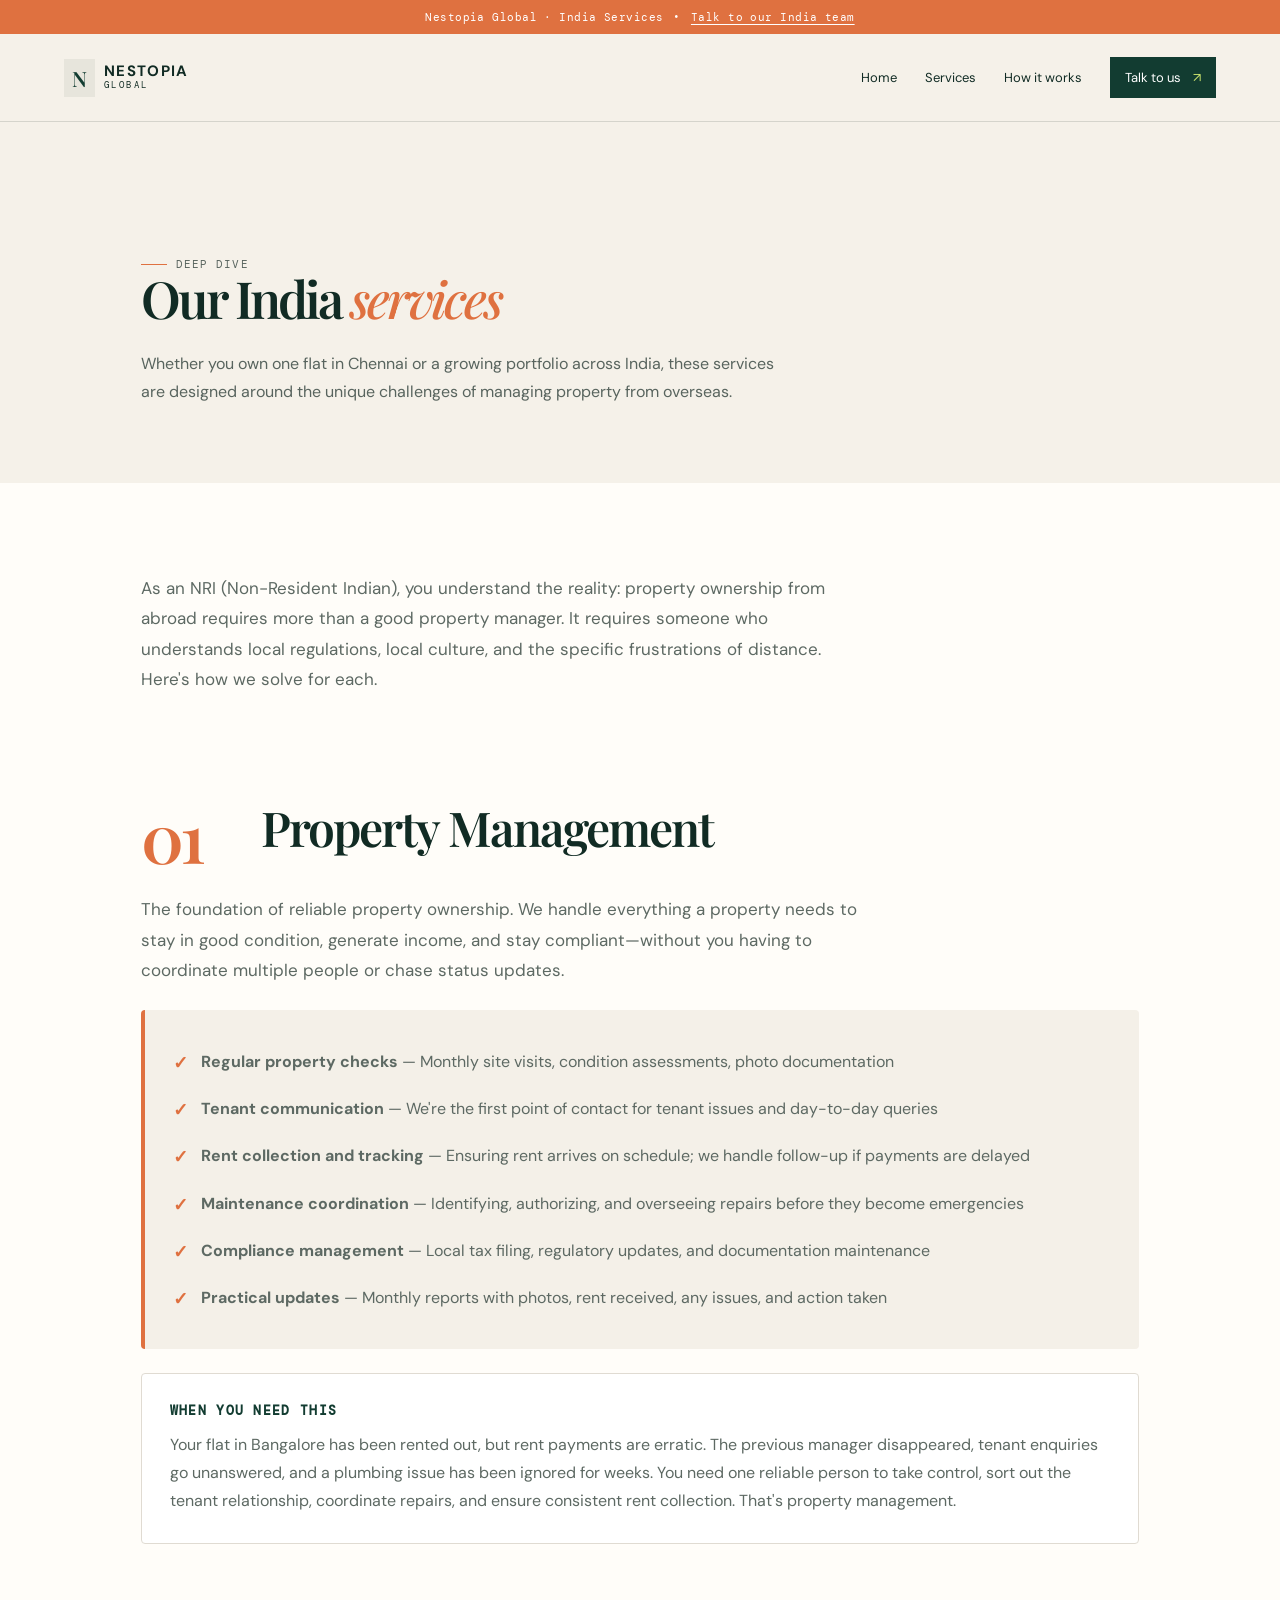
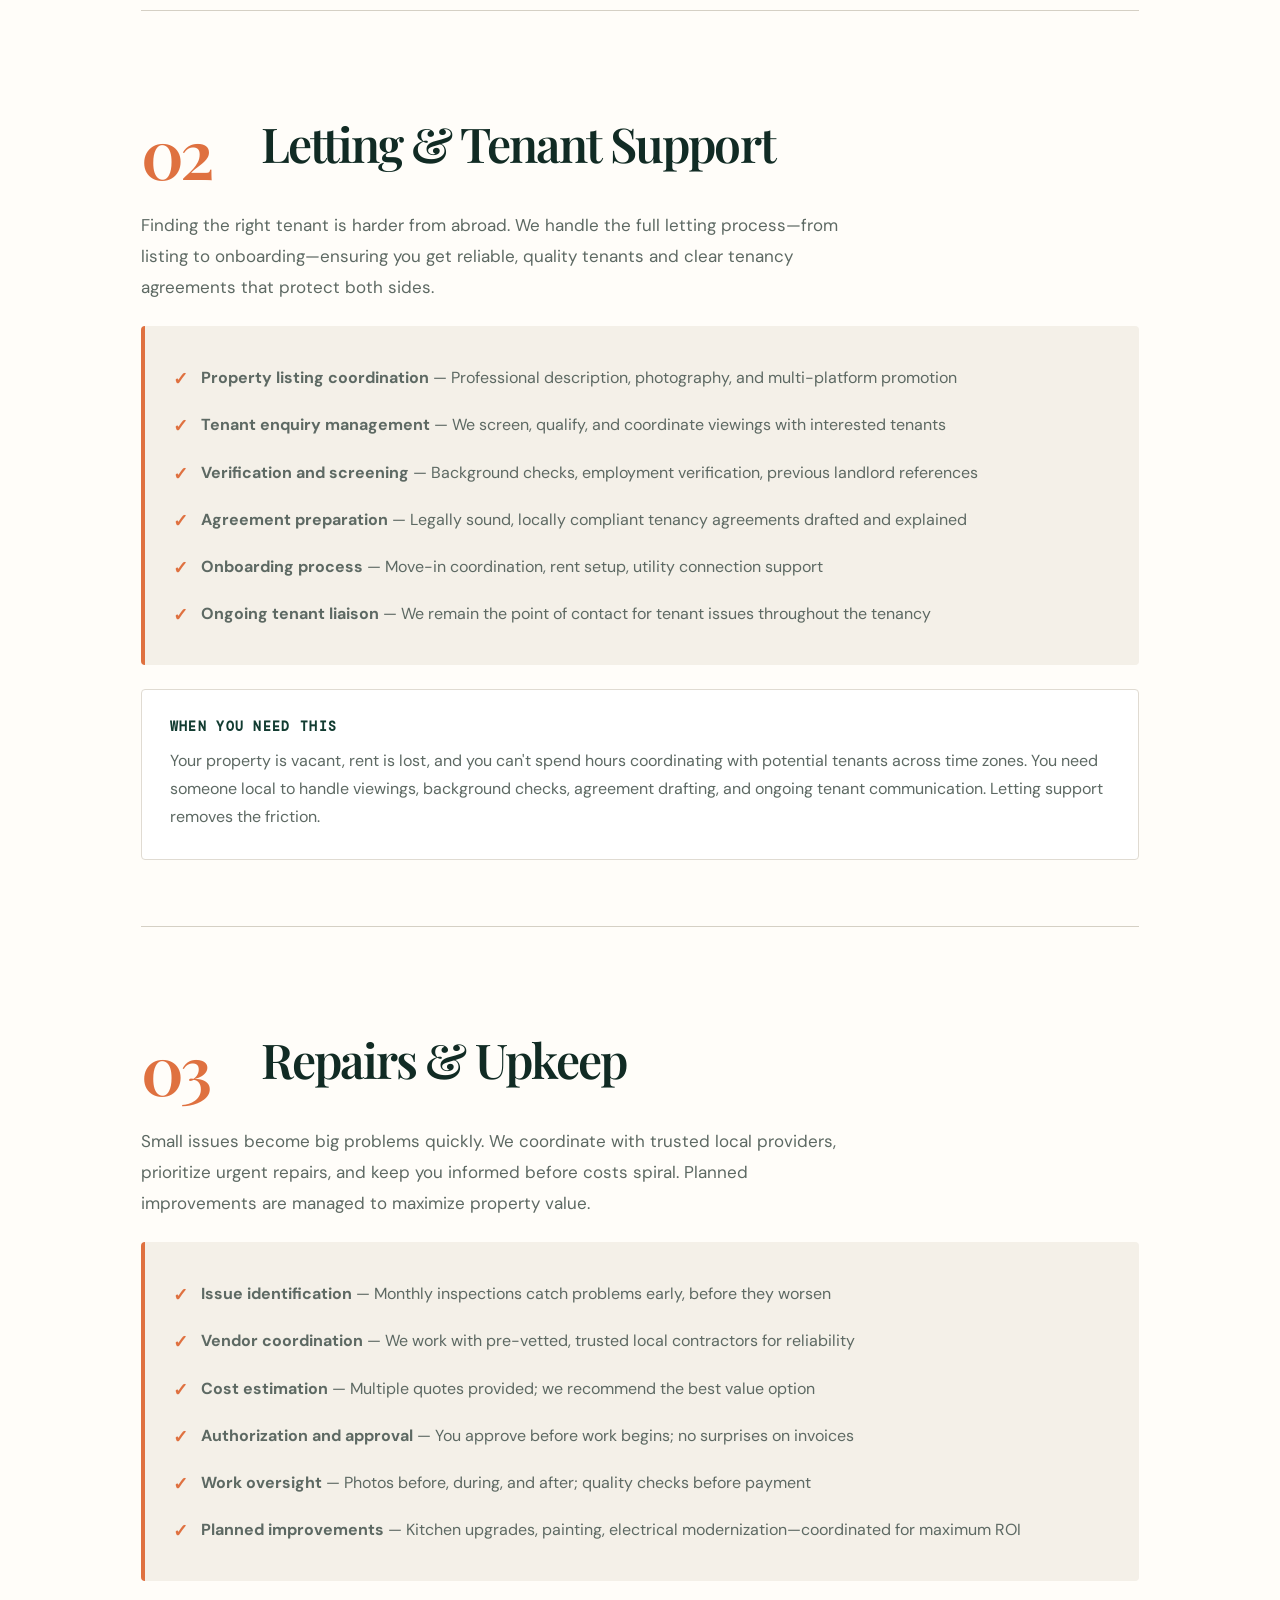
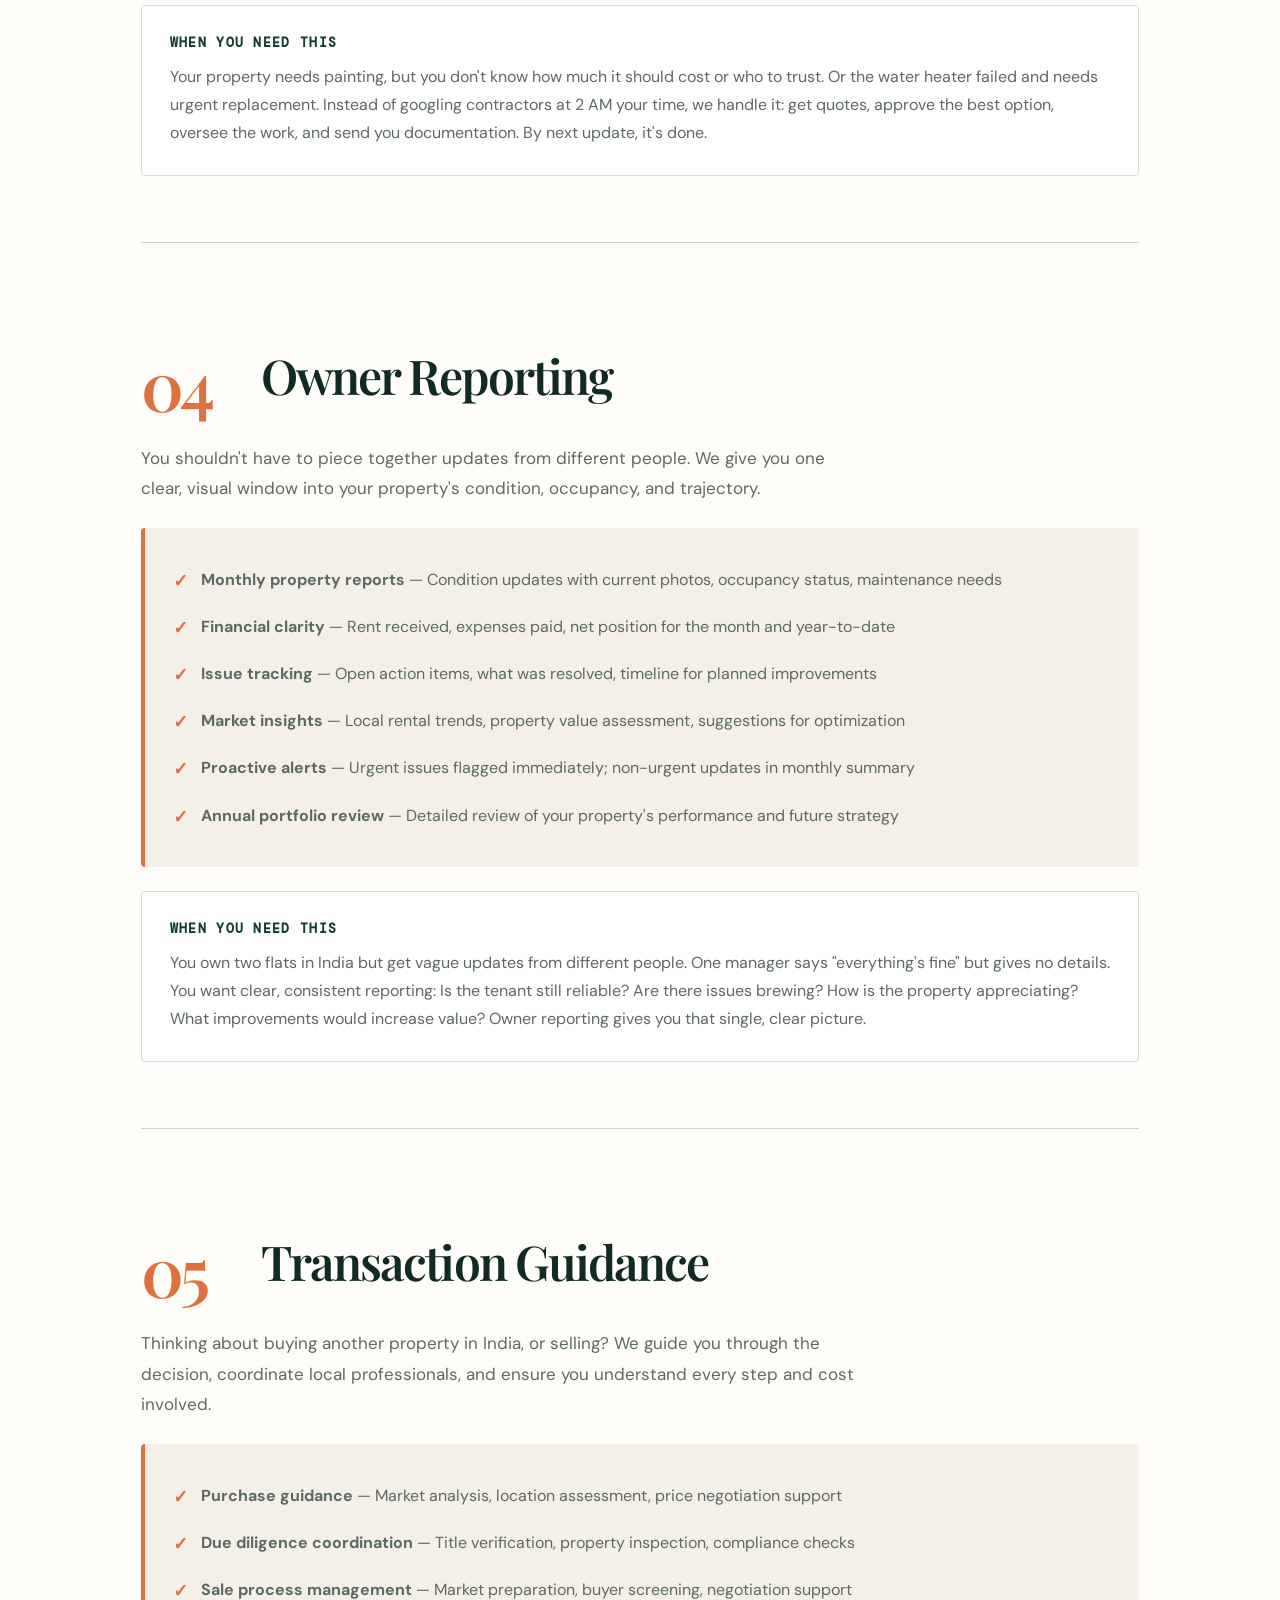
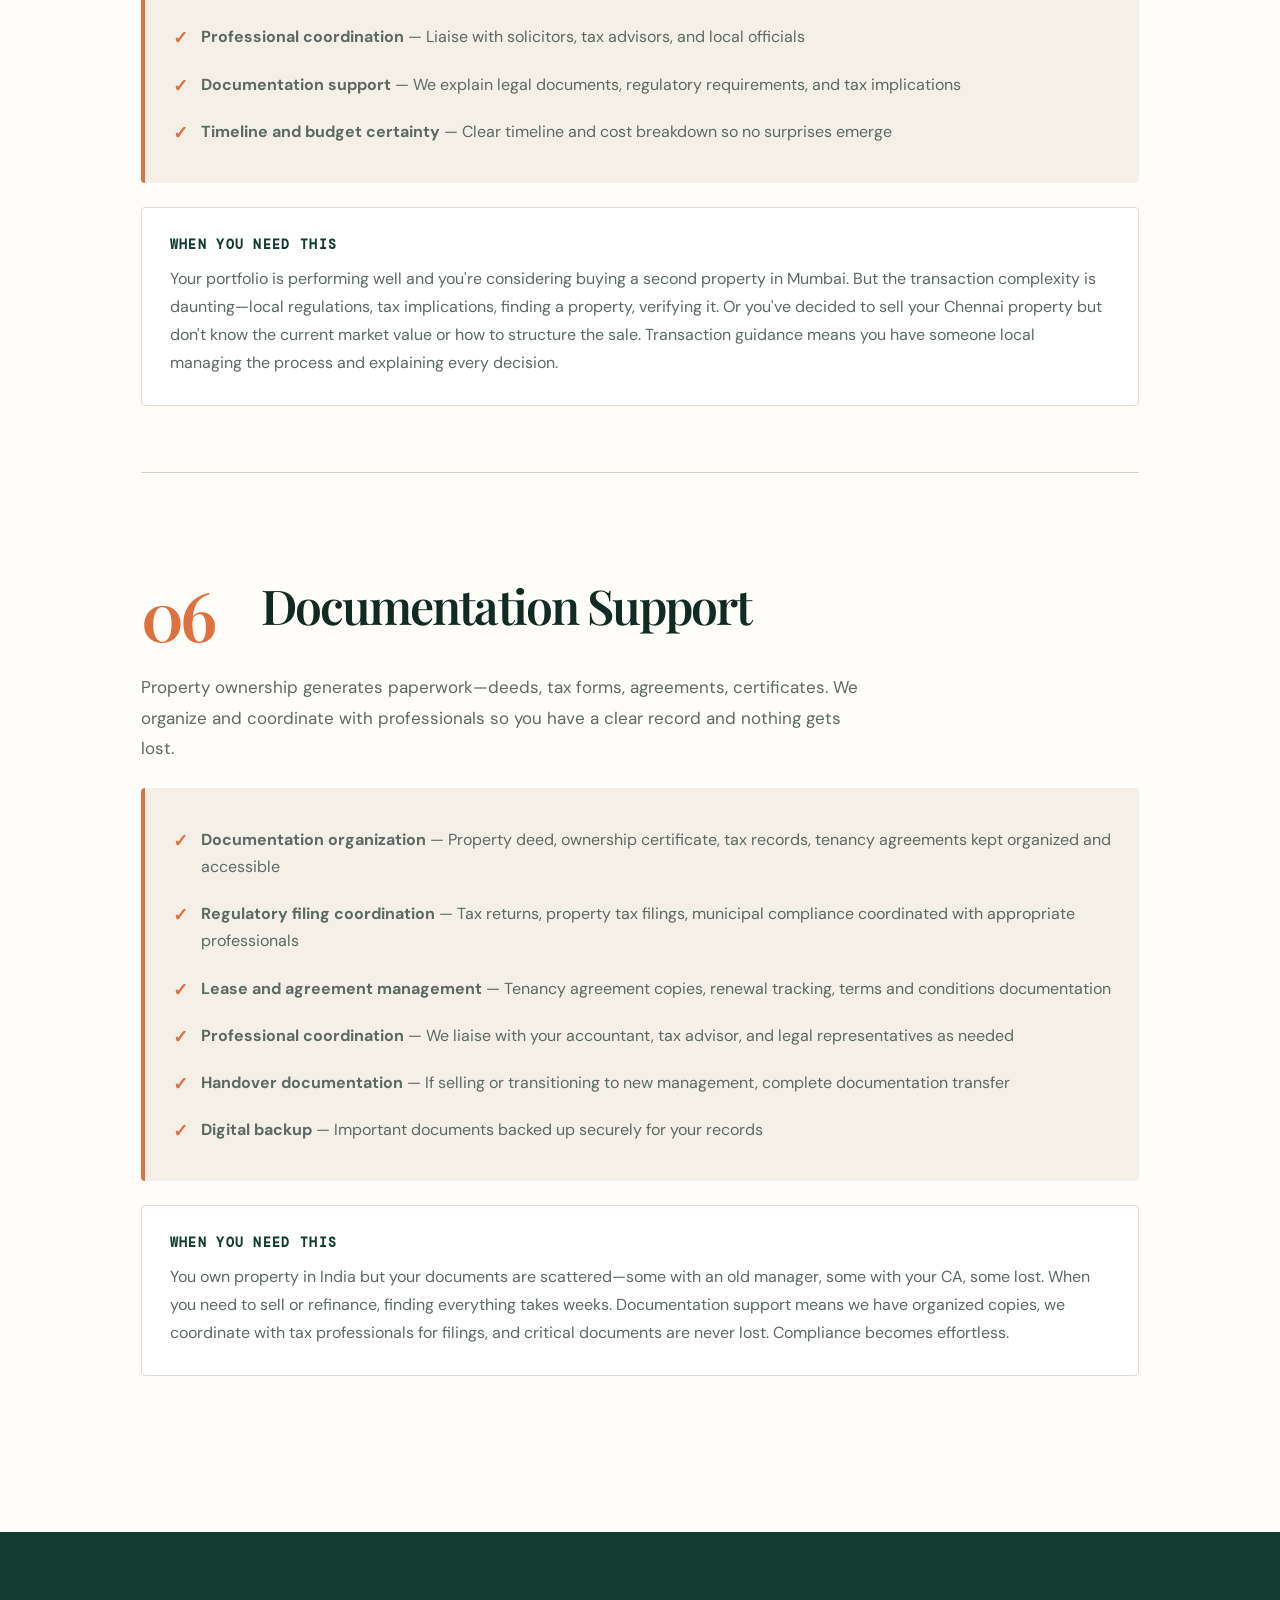
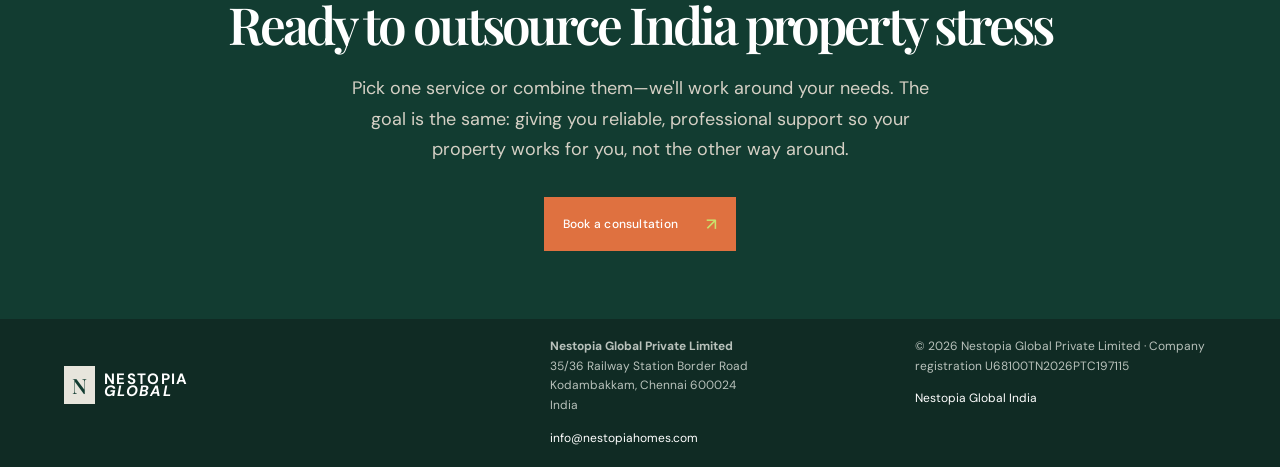
<file: india-services.html>
<!doctype html>
<html lang="en">
  <head>
    <meta charset="UTF-8" />
    <meta name="viewport" content="width=device-width, initial-scale=1.0" />
    <meta name="description" content="Comprehensive NRI property management services in India. Learn how Nestopia Global supports overseas property owners with on-ground expertise." />
    <title>India Services | Nestopia Global</title>
    <link rel="preconnect" href="https://fonts.googleapis.com" />
    <link rel="preconnect" href="https://fonts.gstatic.com" crossorigin />
    <link href="https://fonts.googleapis.com/css2?family=DM+Mono:wght@400;500&family=DM+Sans:opsz,wght@9..40,400;9..40,500;9..40,600;9..40,700&family=Playfair+Display:ital,wght@0,500;0,600;0,700;1,600&display=swap" rel="stylesheet" />
    <link rel="stylesheet" href="styles.css" />
    <style>
      :root { --ink:#112b24; --forest:#123c31; --cream:#f5f1e9; --orange:#df7140; --lime:#ccdf88; }
      .header { background:rgba(245,241,233,.92); backdrop-filter:blur(14px); }
      .page-hero { padding:105px 11vw 78px; background:var(--cream); }
      .eyebrow { font:11px var(--mono); letter-spacing:.1em; text-transform:uppercase; margin:0 0 26px; display:flex; align-items:center; gap:9px; }
      .eyebrow i { width:26px; height:1px; background:var(--orange); }
      h1,h2,h3 { font:600 clamp(32px,4vw,64px)/.95 var(--serif); letter-spacing:-.06em; margin:0; }
      h1 em,h2 em,h3 em { color:var(--orange); font-weight:500; }
      .page-hero p { max-width:650px; margin:28px 0 0; color:#58645e; line-height:1.7; }
      .services-content { padding:90px 11vw; background:#fffdf9; }
      .intro-text { max-width:700px; color:#5d6963; line-height:1.8; font-size:17px; margin:0 0 68px; }
      .services-detailed { display:grid; grid-template-columns:1fr; gap:68px; }
      .service-article { padding:42px 0; border-bottom:1px solid #d5d0c5; }
      .service-article:last-child { border-bottom:none; }
      .service-header { display:grid; grid-template-columns:80px 1fr; gap:40px; align-items:start; margin-bottom:28px; }
      .service-number { font:600 clamp(48px,6vw,68px)/.9 var(--serif); letter-spacing:-.05em; color:var(--orange); }
      .service-title { font:600 clamp(32px,4vw,48px)/.95 var(--serif); margin:0; letter-spacing:-.04em; }
      .service-description { max-width:720px; color:#5d6963; line-height:1.8; font-size:17px; margin:24px 0; }
      .service-features { background:#f4f0e8; padding:28px; border-radius:4px; border-left:4px solid var(--orange); margin:24px 0; }
      .feature-list { list-style:none; padding:0; margin:0; }
      .feature-list li { color:#5d6963; line-height:1.7; padding:10px 0; padding-left:28px; position:relative; }
      .feature-list li:before { content:'✓'; position:absolute; left:0; color:var(--orange); font-weight:600; font-size:18px; }
      .use-case { background:#fff; padding:28px; margin:24px 0; border-radius:4px; border:1px solid #e0dbd2; }
      .use-case-title { font:600 13px var(--mono); letter-spacing:.1em; text-transform:uppercase; color:var(--forest); margin-bottom:12px; font-weight:600; }
      .use-case-content { color:#5d6963; line-height:1.75; }
      .cta-section { padding:68px 11vw; background:var(--forest); color:#fff; text-align:center; }
      .cta-section h2 { color:#fff; margin-bottom:24px; }
      .cta-section p { max-width:600px; margin:0 auto 32px; color:#d5d0c5; font-size:18px; line-height:1.7; }
      .button { border:0; padding:16px 19px; font:500 12px var(--sans); letter-spacing:.02em; display:inline-flex; gap:28px; align-items:center; background:var(--orange); color:#fff; transition:transform .2s,box-shadow .2s; }
      .button:hover { transform:translate(-2px,-2px); box-shadow:4px 4px 0 rgba(255,255,255,.3); }
      .button span { font-size:17px; }
      footer { padding:18px 5vw; background:#102b24; color:#e7e5dc; font-size:12px; display:grid; grid-template-columns:1.4fr 1fr 1fr; gap:5vw; }
      footer a { color:#fff; }
      .footer-brand { display:flex; gap:9px; align-items:center; font:bold 15px/.8 var(--sans); letter-spacing:.09em; margin-bottom:16px; }
      .brand-mark { width:31px; height:38px; display:grid; place-items:center; background:#e7e5dc; color:var(--forest); font:600 21px var(--serif); }
      @media(max-width:820px) { .header{height:70px} .nav{position:absolute;display:none;top:70px;left:0;right:0;padding:25px 5vw;background:#f4f0e8;flex-direction:column;align-items:flex-start;gap:20px;border-bottom:1px solid #d5d0c5} .nav.open{display:flex} .menu-button{display:block;background:none;border:0;font:12px var(--sans);padding:10px} .service-header { grid-template-columns:1fr; } .service-number { font-size:42px; } .services-content, .cta-section { padding:60px 7vw; } footer { grid-template-columns:1fr; gap:28px; } }
    </style>
  </head>
  <body>
    <div class="notice"><span>Nestopia Global · India Services</span><span>•</span><a href="#contact">Talk to our India team</a></div>
    <header class="header">
      <a href="india.html" class="brand" aria-label="Nestopia Global home"><span class="brand-mark">N</span><span>NESTOPIA<br /><em>GLOBAL</em></span></a>
      <button class="menu-button" aria-label="Open menu" aria-expanded="false">Menu <span></span></button>
      <nav class="nav" aria-label="Main navigation">
        <a href="india.html">Home</a><a href="india.html#services">Services</a><a href="india.html#process">How it works</a><a href="#contact" class="nav-cta">Talk to us <span>↗</span></a>
      </nav>
    </header>
    <main>
      <section class="page-hero">
        <p class="eyebrow"><i aria-hidden="true"></i> Deep dive</p>
        <h1>Our India <em>services</em></h1>
        <p>Whether you own one flat in Chennai or a growing portfolio across India, these services are designed around the unique challenges of managing property from overseas.</p>
      </section>
      <section class="services-content">
        <p class="intro-text">As an NRI (Non-Resident Indian), you understand the reality: property ownership from abroad requires more than a good property manager. It requires someone who understands local regulations, local culture, and the specific frustrations of distance. Here's how we solve for each.</p>

        <div class="services-detailed">
          <!-- SERVICE 1: PROPERTY MANAGEMENT -->
          <article class="service-article">
            <div class="service-header">
              <div class="service-number">01</div>
              <div>
                <h2 class="service-title">Property Management</h2>
              </div>
            </div>
            <p class="service-description">The foundation of reliable property ownership. We handle everything a property needs to stay in good condition, generate income, and stay compliant—without you having to coordinate multiple people or chase status updates.</p>
            
            <div class="service-features">
              <ul class="feature-list">
                <li><strong>Regular property checks</strong> — Monthly site visits, condition assessments, photo documentation</li>
                <li><strong>Tenant communication</strong> — We're the first point of contact for tenant issues and day-to-day queries</li>
                <li><strong>Rent collection and tracking</strong> — Ensuring rent arrives on schedule; we handle follow-up if payments are delayed</li>
                <li><strong>Maintenance coordination</strong> — Identifying, authorizing, and overseeing repairs before they become emergencies</li>
                <li><strong>Compliance management</strong> — Local tax filing, regulatory updates, and documentation maintenance</li>
                <li><strong>Practical updates</strong> — Monthly reports with photos, rent received, any issues, and action taken</li>
              </ul>
            </div>

            <div class="use-case">
              <div class="use-case-title">When You Need This</div>
              <div class="use-case-content">Your flat in Bangalore has been rented out, but rent payments are erratic. The previous manager disappeared, tenant enquiries go unanswered, and a plumbing issue has been ignored for weeks. You need one reliable person to take control, sort out the tenant relationship, coordinate repairs, and ensure consistent rent collection. That's property management.</div>
            </div>
          </article>

          <!-- SERVICE 2: LETTING & TENANT SUPPORT -->
          <article class="service-article">
            <div class="service-header">
              <div class="service-number">02</div>
              <div>
                <h2 class="service-title">Letting & Tenant Support</h2>
              </div>
            </div>
            <p class="service-description">Finding the right tenant is harder from abroad. We handle the full letting process—from listing to onboarding—ensuring you get reliable, quality tenants and clear tenancy agreements that protect both sides.</p>
            
            <div class="service-features">
              <ul class="feature-list">
                <li><strong>Property listing coordination</strong> — Professional description, photography, and multi-platform promotion</li>
                <li><strong>Tenant enquiry management</strong> — We screen, qualify, and coordinate viewings with interested tenants</li>
                <li><strong>Verification and screening</strong> — Background checks, employment verification, previous landlord references</li>
                <li><strong>Agreement preparation</strong> — Legally sound, locally compliant tenancy agreements drafted and explained</li>
                <li><strong>Onboarding process</strong> — Move-in coordination, rent setup, utility connection support</li>
                <li><strong>Ongoing tenant liaison</strong> — We remain the point of contact for tenant issues throughout the tenancy</li>
              </ul>
            </div>

            <div class="use-case">
              <div class="use-case-title">When You Need This</div>
              <div class="use-case-content">Your property is vacant, rent is lost, and you can't spend hours coordinating with potential tenants across time zones. You need someone local to handle viewings, background checks, agreement drafting, and ongoing tenant communication. Letting support removes the friction.</div>
            </div>
          </article>

          <!-- SERVICE 3: REPAIRS & UPKEEP -->
          <article class="service-article">
            <div class="service-header">
              <div class="service-number">03</div>
              <div>
                <h2 class="service-title">Repairs & Upkeep</h2>
              </div>
            </div>
            <p class="service-description">Small issues become big problems quickly. We coordinate with trusted local providers, prioritize urgent repairs, and keep you informed before costs spiral. Planned improvements are managed to maximize property value.</p>
            
            <div class="service-features">
              <ul class="feature-list">
                <li><strong>Issue identification</strong> — Monthly inspections catch problems early, before they worsen</li>
                <li><strong>Vendor coordination</strong> — We work with pre-vetted, trusted local contractors for reliability</li>
                <li><strong>Cost estimation</strong> — Multiple quotes provided; we recommend the best value option</li>
                <li><strong>Authorization and approval</strong> — You approve before work begins; no surprises on invoices</li>
                <li><strong>Work oversight</strong> — Photos before, during, and after; quality checks before payment</li>
                <li><strong>Planned improvements</strong> — Kitchen upgrades, painting, electrical modernization—coordinated for maximum ROI</li>
              </ul>
            </div>

            <div class="use-case">
              <div class="use-case-title">When You Need This</div>
              <div class="use-case-content">Your property needs painting, but you don't know how much it should cost or who to trust. Or the water heater failed and needs urgent replacement. Instead of googling contractors at 2 AM your time, we handle it: get quotes, approve the best option, oversee the work, and send you documentation. By next update, it's done.</div>
            </div>
          </article>

          <!-- SERVICE 4: OWNER REPORTING -->
          <article class="service-article">
            <div class="service-header">
              <div class="service-number">04</div>
              <div>
                <h2 class="service-title">Owner Reporting</h2>
              </div>
            </div>
            <p class="service-description">You shouldn't have to piece together updates from different people. We give you one clear, visual window into your property's condition, occupancy, and trajectory.</p>
            
            <div class="service-features">
              <ul class="feature-list">
                <li><strong>Monthly property reports</strong> — Condition updates with current photos, occupancy status, maintenance needs</li>
                <li><strong>Financial clarity</strong> — Rent received, expenses paid, net position for the month and year-to-date</li>
                <li><strong>Issue tracking</strong> — Open action items, what was resolved, timeline for planned improvements</li>
                <li><strong>Market insights</strong> — Local rental trends, property value assessment, suggestions for optimization</li>
                <li><strong>Proactive alerts</strong> — Urgent issues flagged immediately; non-urgent updates in monthly summary</li>
                <li><strong>Annual portfolio review</strong> — Detailed review of your property's performance and future strategy</li>
              </ul>
            </div>

            <div class="use-case">
              <div class="use-case-title">When You Need This</div>
              <div class="use-case-content">You own two flats in India but get vague updates from different people. One manager says "everything's fine" but gives no details. You want clear, consistent reporting: Is the tenant still reliable? Are there issues brewing? How is the property appreciating? What improvements would increase value? Owner reporting gives you that single, clear picture.</div>
            </div>
          </article>

          <!-- SERVICE 5: TRANSACTION GUIDANCE -->
          <article class="service-article">
            <div class="service-header">
              <div class="service-number">05</div>
              <div>
                <h2 class="service-title">Transaction Guidance</h2>
              </div>
            </div>
            <p class="service-description">Thinking about buying another property in India, or selling? We guide you through the decision, coordinate local professionals, and ensure you understand every step and cost involved.</p>
            
            <div class="service-features">
              <ul class="feature-list">
                <li><strong>Purchase guidance</strong> — Market analysis, location assessment, price negotiation support</li>
                <li><strong>Due diligence coordination</strong> — Title verification, property inspection, compliance checks</li>
                <li><strong>Sale process management</strong> — Market preparation, buyer screening, negotiation support</li>
                <li><strong>Professional coordination</strong> — Liaise with solicitors, tax advisors, and local officials</li>
                <li><strong>Documentation support</strong> — We explain legal documents, regulatory requirements, and tax implications</li>
                <li><strong>Timeline and budget certainty</strong> — Clear timeline and cost breakdown so no surprises emerge</li>
              </ul>
            </div>

            <div class="use-case">
              <div class="use-case-title">When You Need This</div>
              <div class="use-case-content">Your portfolio is performing well and you're considering buying a second property in Mumbai. But the transaction complexity is daunting—local regulations, tax implications, finding a property, verifying it. Or you've decided to sell your Chennai property but don't know the current market value or how to structure the sale. Transaction guidance means you have someone local managing the process and explaining every decision.</div>
            </div>
          </article>

          <!-- SERVICE 6: DOCUMENTATION SUPPORT -->
          <article class="service-article">
            <div class="service-header">
              <div class="service-number">06</div>
              <div>
                <h2 class="service-title">Documentation Support</h2>
              </div>
            </div>
            <p class="service-description">Property ownership generates paperwork—deeds, tax forms, agreements, certificates. We organize and coordinate with professionals so you have a clear record and nothing gets lost.</p>
            
            <div class="service-features">
              <ul class="feature-list">
                <li><strong>Documentation organization</strong> — Property deed, ownership certificate, tax records, tenancy agreements kept organized and accessible</li>
                <li><strong>Regulatory filing coordination</strong> — Tax returns, property tax filings, municipal compliance coordinated with appropriate professionals</li>
                <li><strong>Lease and agreement management</strong> — Tenancy agreement copies, renewal tracking, terms and conditions documentation</li>
                <li><strong>Professional coordination</strong> — We liaise with your accountant, tax advisor, and legal representatives as needed</li>
                <li><strong>Handover documentation</strong> — If selling or transitioning to new management, complete documentation transfer</li>
                <li><strong>Digital backup</strong> — Important documents backed up securely for your records</li>
              </ul>
            </div>

            <div class="use-case">
              <div class="use-case-title">When You Need This</div>
              <div class="use-case-content">You own property in India but your documents are scattered—some with an old manager, some with your CA, some lost. When you need to sell or refinance, finding everything takes weeks. Documentation support means we have organized copies, we coordinate with tax professionals for filings, and critical documents are never lost. Compliance becomes effortless.</div>
            </div>
          </article>
        </div>
      </section>

      <section class="cta-section" id="contact">
        <h2>Ready to outsource India property stress</h2>
        <p>Pick one service or combine them—we'll work around your needs. The goal is the same: giving you reliable, professional support so your property works for you, not the other way around.</p>
        <a class="button" href="https://calendly.com/nestopiahomes/30min" target="_blank" rel="noopener">Book a consultation <span>↗</span></a>
      </section>
    </main>
    <footer>
      <a href="india.html" class="footer-brand"><span class="brand-mark">N</span><span>NESTOPIA<br /><em>GLOBAL</em></span></a>
      <div>
        <p><strong>Nestopia Global Private Limited</strong><br />35/36 Railway Station Border Road<br />Kodambakkam, Chennai 600024<br />India</p>
        <a href="mailto:info@nestopiahomes.com">info@nestopiahomes.com</a>
      </div>
      <div>
        <p>© 2026 Nestopia Global Private Limited · Company registration U68100TN2026PTC197115</p>
        <p><a href="india.html">Nestopia Global India</a></p>
      </div>
    </footer>
    <script src="script.js"></script>
  </body>
</html>
</file>
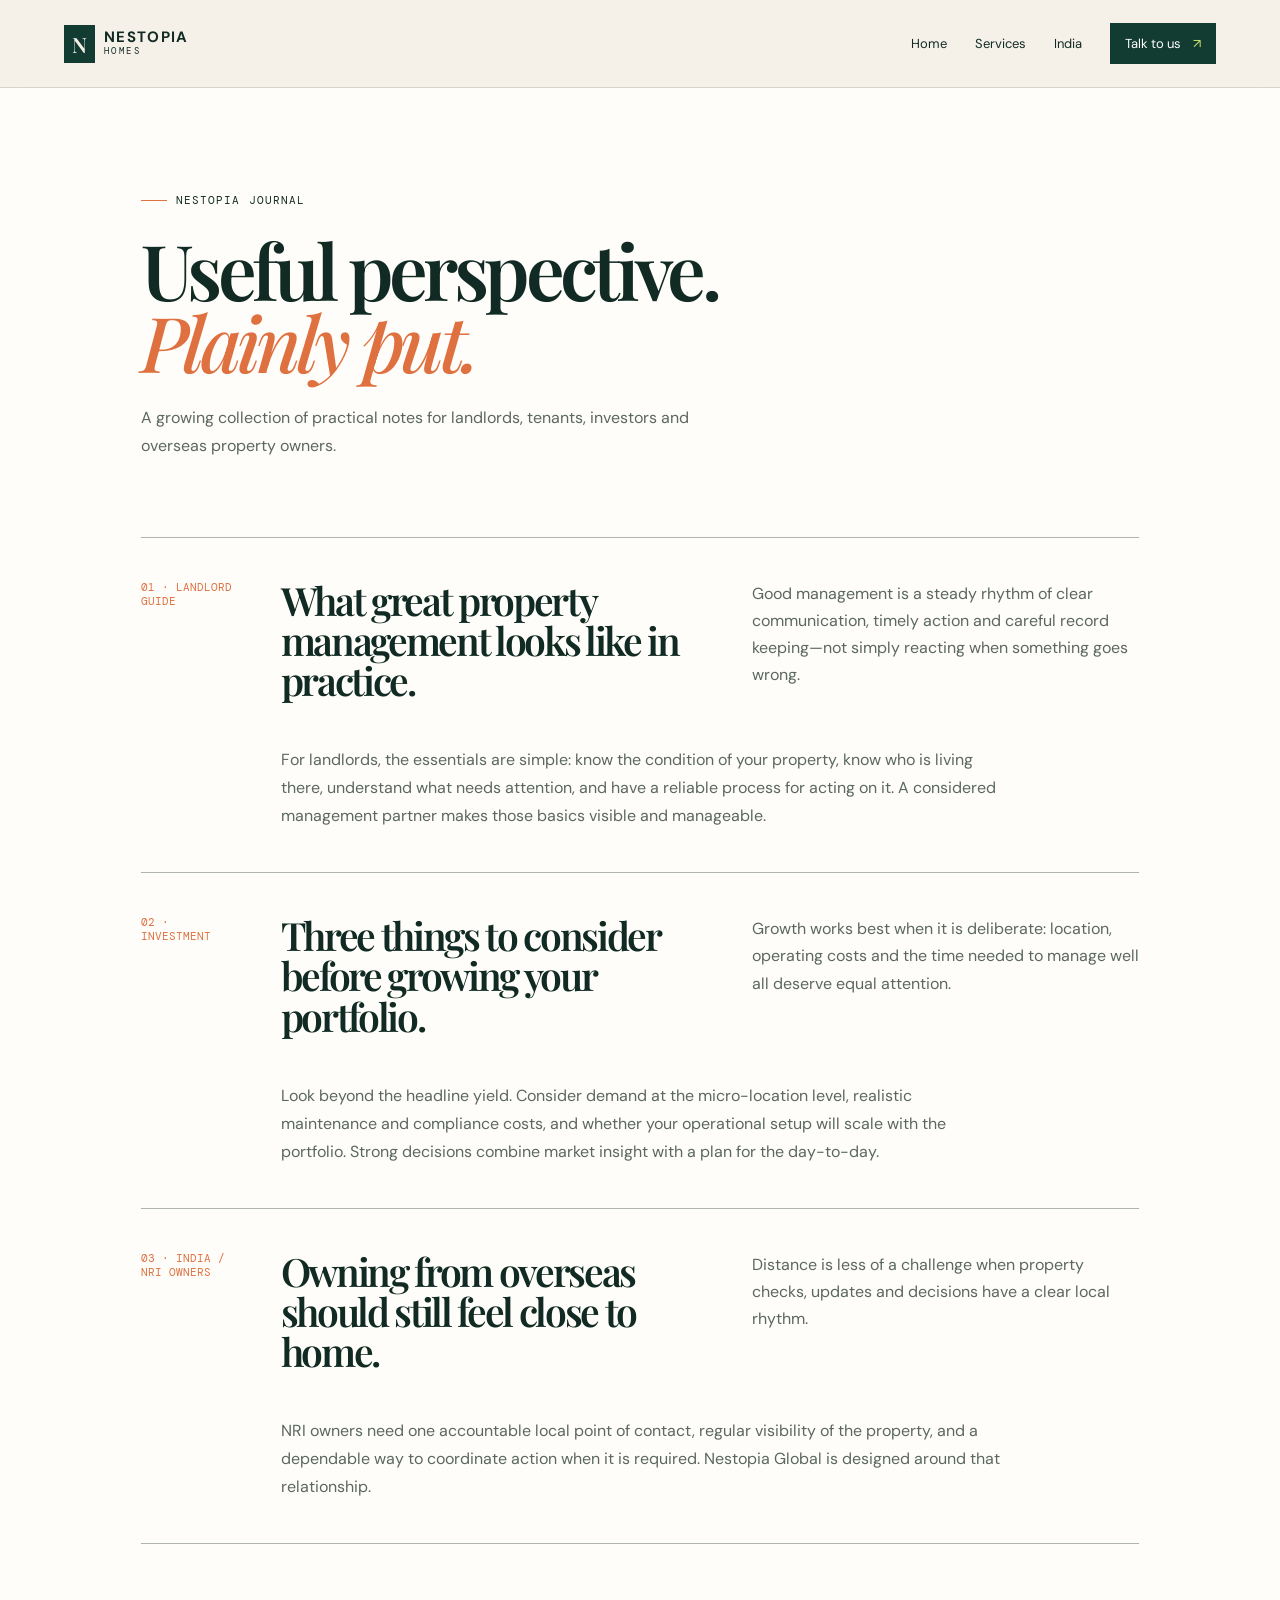
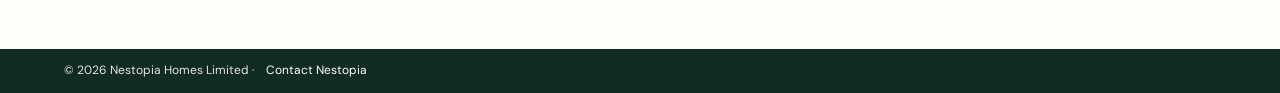
<file: insights.html>
<!doctype html>
<html lang="en"><head><meta charset="UTF-8"/><meta name="viewport" content="width=device-width, initial-scale=1.0"/><meta name="description" content="Explore Nestopia Homes' insights on property management, investment guidance, and real estate best practices."/><title>Insights | Nestopia Homes</title><link rel="preconnect" href="https://fonts.googleapis.com"/><link rel="preconnect" href="https://fonts.gstatic.com" crossorigin/><link href="https://fonts.googleapis.com/css2?family=DM+Mono:wght@400;500&family=DM+Sans:opsz,wght@9..40,400;9..40,500;9..40,600;9..40,700&family=Playfair+Display:ital,wght@0,500;0,600;0,700;1,600&display=swap" rel="stylesheet"/><link rel="stylesheet" href="styles.css"/><style>:root{--ink:#112b24;--forest:#123c31;--cream:#f5f1e9;--orange:#df7140;--serif:'Playfair Display',Georgia,serif;--sans:'DM Sans',Arial,sans-serif;--mono:'DM Mono',monospace}.header{background:rgba(245,241,233,.92);backdrop-filter:blur(14px)}.page{padding:105px 11vw;background:#fffdf9}.eyebrow{font:11px var(--mono);letter-spacing:.1em;text-transform:uppercase;display:flex;gap:9px;align-items:center}.eyebrow i{width:26px;height:1px;background:var(--orange)}h1,h2{font:600 clamp(48px,6vw,88px)/.94 var(--serif);letter-spacing:-.06em;margin:0}h1 em,h2 em{color:var(--orange);font-weight:500}.intro{max-width:590px;color:#5b6761;line-height:1.7;margin:27px 0 78px}.stories{display:grid;gap:0;border-top:1px solid #afb5ad}.story{display:grid;grid-template-columns:100px 1fr .9fr;gap:40px;padding:42px 0;border-bottom:1px solid #afb5ad}.story>span{font:11px var(--mono);color:var(--orange)}.story h2{font-size:39px;line-height:1.03}.story p{line-height:1.7;color:#5b6761;margin:0}.story a{align-self:end;font-size:12px;border-bottom:1px solid var(--ink);padding-bottom:4px;width:max-content}.story-detail{grid-column:2/4;padding-top:6px;color:#5b6761;line-height:1.75;max-width:720px}.footer{padding:12px 5vw;background:#102b24;color:#e7e5dc;font-size:12px;display:flex;align-items:center;gap:12px;flex-wrap:nowrap;white-space:nowrap}.footer a{color:#fff}@media(max-width:820px){.header{height:70px}.nav{position:absolute;display:none;top:70px;left:0;right:0;padding:25px 5vw;background:#f4f0e8;flex-direction:column;align-items:flex-start;gap:20px}.nav.open{display:flex}.menu-button{display:block;background:none;border:0;font:12px var(--sans)}.page{padding:75px 7vw}.story{grid-template-columns:1fr;gap:18px}.story-detail{grid-column:auto}.story h2{font-size:34px}}</style></head><body><header class="header"><a href="index.html" class="brand"><span class="brand-mark">N</span><span>NESTOPIA<br/><em>HOMES</em></span></a><button class="menu-button" aria-label="Open menu" aria-expanded="false">Menu</button><nav class="nav"><a href="index.html">Home</a><a href="index.html#services">Services</a><a href="india.html">India</a><a href="contact.html" class="nav-cta">Talk to us <span>↗</span></a></nav></header><main class="page"><p class="eyebrow"><i aria-hidden="true"></i> Nestopia journal</p><h1>Useful perspective.<br/><em>Plainly put.</em></h1><p class="intro">A growing collection of practical notes for landlords, tenants, investors and overseas property owners.</p><section class="stories"><article class="story" id="landlord-guide"><span>01 · LANDLORD GUIDE</span><h2>What great property management looks like in practice.</h2><p>Good management is a steady rhythm of clear communication, timely action and careful record keeping—not simply reacting when something goes wrong.</p><div class="story-detail">For landlords, the essentials are simple: know the condition of your property, know who is living there, understand what needs attention, and have a reliable process for acting on it. A considered management partner makes those basics visible and manageable.</div></article><article class="story" id="portfolio-guide"><span>02 · INVESTMENT</span><h2>Three things to consider before growing your portfolio.</h2><p>Growth works best when it is deliberate: location, operating costs and the time needed to manage well all deserve equal attention.</p><div class="story-detail">Look beyond the headline yield. Consider demand at the micro-location level, realistic maintenance and compliance costs, and whether your operational setup will scale with the portfolio. Strong decisions combine market insight with a plan for the day-to-day.</div></article><article class="story" id="nri-guide"><span>03 · INDIA / NRI OWNERS</span><h2>Owning from overseas should still feel close to home.</h2><p>Distance is less of a challenge when property checks, updates and decisions have a clear local rhythm.</p><div class="story-detail">NRI owners need one accountable local point of contact, regular visibility of the property, and a dependable way to coordinate action when it is required. Nestopia Global is designed around that relationship.</div></article></section></main><footer class="footer">© 2026 Nestopia Homes Limited · <a href="contact.html">Contact Nestopia</a></footer><script src="script.js"></script></body></html>
</file>
<file: styles.css>
:root{--ink:#16231f;--forest:#173d33;--cream:#f4f0e8;--sand:#dfd7c9;--orange:#d96c3c;--serif:'Playfair Display',Georgia,serif;--sans:'DM Sans',Arial,sans-serif;--mono:'DM Mono',monospace}*{box-sizing:border-box}html{scroll-behavior:smooth}body{margin:0;background:var(--cream);color:var(--ink);font-family:var(--sans);font-size:16px}a{color:inherit;text-decoration:none}.notice{height:34px;background:var(--orange);color:#fff;display:flex;align-items:center;justify-content:center;gap:10px;font:11px var(--mono);letter-spacing:.04em}.notice a{text-decoration:underline;text-underline-offset:3px}.header{height:88px;padding:0 5vw;display:flex;align-items:center;justify-content:space-between;border-bottom:1px solid rgba(22,35,31,.14);position:relative;z-index:5}.brand{display:flex;gap:9px;align-items:center;font:bold 15px/.8 var(--sans);letter-spacing:.09em}.brand em{font:400 9px var(--mono);letter-spacing:.27em}.brand-mark{width:31px;height:38px;display:grid;place-items:center;color:var(--cream);background:var(--forest);font:600 21px var(--serif);letter-spacing:0}.nav{display:flex;align-items:center;gap:28px;font-size:13px}.nav>a:not(.nav-cta){transition:color .2s}.nav>a:hover{color:var(--orange)}.nav-cta{padding:12px 15px;background:var(--forest);color:#fff}.nav-cta span{margin-left:9px;color:#c9e26d}.menu-button{display:none}.hero{min-height:calc(100vh - 122px);display:grid;grid-template-columns:1.04fr .96fr;position:relative}.hero-copy{padding:12vw 6vw 9vw 11vw;display:flex;flex-direction:column;align-items:flex-start}.eyebrow{font:11px var(--mono);letter-spacing:.1em;text-transform:uppercase;margin:0 0 26px;display:flex;align-items:center;gap:9px}.eyebrow i{display:inline-block;width:26px;height:1px;background:var(--orange)}h1,h2,h3,p{margin-top:0}h1,h2,h3{font-weight:500}h1{font:600 clamp(55px,6.8vw,101px)/.95 var(--serif);letter-spacing:-.055em;margin:0 0 28px}h1 em,h2 em{color:var(--orange);font-weight:500}.hero-text{max-width:405px;color:#4d5a55;line-height:1.65;font-size:17px;margin-bottom:34px}.hero-actions{display:flex;align-items:center;gap:27px}.button{border:0;padding:16px 19px;font:500 12px var(--sans);letter-spacing:.02em;display:inline-flex;justify-content:space-between;gap:28px;align-items:center;cursor:pointer;transition:transform .2s}.button:hover{transform:translateY(-2px)}.button-dark{background:var(--forest);color:#fff}.button span{color:#c9e26d;font-size:17px}.text-link{font-size:13px;border-bottom:1px solid var(--ink);padding-bottom:5px}.text-link span{margin-left:11px;color:var(--orange);font-size:17px}.hero-image{position:relative;min-height:550px;overflow:hidden}.hero-image>img,.feature-image img,.article-image img{width:100%;height:100%;object-fit:cover;display:block}.hero-card{position:absolute;bottom:32px;left:-74px;width:220px;background:#f7f3eb;padding:21px;display:flex;flex-direction:column;gap:12px}.small-label{font:10px var(--mono);letter-spacing:.09em}.hero-card strong{font:600 24px/1.07 var(--serif)}.hero-card .line{width:100%;height:1px;background:#c9c2b7}.hero-scroll{position:absolute;bottom:31px;left:5vw;display:flex;gap:11px;align-items:center;font:10px var(--mono);letter-spacing:.08em}.hero-scroll i{height:30px;width:1px;background:var(--ink)}.section-pad{padding:128px 11vw}.intro{background:#fffdf9}.intro-grid{display:grid;grid-template-columns:1fr .55fr;gap:8vw;align-items:end}.intro h2,.section-heading h2,.feature h2,.contact h2{font:600 clamp(38px,4.4vw,65px)/1.04 var(--serif);letter-spacing:-.045em;margin:0}.intro-grid>div>p{line-height:1.7;color:#59635f;margin-bottom:27px}.principles{display:grid;grid-template-columns:repeat(3,1fr);gap:4vw;margin-top:105px}.principles article{border-top:1px solid #b6b4ab;padding-top:15px}.principles span,.service-no{font:11px var(--mono);color:var(--orange)}.principles h3{font:500 23px var(--serif);margin:36px 0 12px}.principles p{color:#69736d;line-height:1.65;font-size:14px}.services{background:var(--forest);color:#f8f4e9}.section-heading{display:flex;justify-content:space-between;align-items:end;gap:5vw;margin-bottom:65px}.section-heading>p{width:290px;color:#cbd2cd;line-height:1.65;margin:0;font-size:15px}.eyebrow-light{color:#dce2d7}.eyebrow-light i{background:#c9e26d}.service-list{border-top:1px solid rgba(255,255,255,.27)}.service-item{display:grid;grid-template-columns:60px 1fr 1fr 42px;gap:20px;align-items:center;border-bottom:1px solid rgba(255,255,255,.27);padding:30px 0}.service-item h3{font:500 32px var(--serif);margin:0 0 8px}.service-item p{margin:0;color:#cbd2cd;font-size:14px;line-height:1.5;max-width:330px}.service-item ul{list-style:none;margin:0;padding:0;color:#d7ddd8;font-size:13px;line-height:1.9}.service-item li:before{content:'—';color:#c9e26d;margin-right:8px}.service-item>a{border:1px solid #748c83;width:38px;height:38px;border-radius:50%;display:grid;place-items:center;color:#c9e26d;transition:.2s}.service-item>a:hover{background:#c9e26d;color:var(--forest)}.feature{display:grid;grid-template-columns:1fr 1fr;background:#e3ded3}.feature-image{min-height:670px}.feature-content{padding:9vw 9vw 7vw}.feature-content>p:not(.eyebrow){color:#4b5c55;line-height:1.65;margin:25px 0}.feature-points{border-top:1px solid #abaea6;margin:30px 0}.feature-points>div{display:grid;grid-template-columns:32px 1fr;gap:8px;border-bottom:1px solid #b9bab1;padding:15px 0;font-size:13px;color:#5c6761}.feature-points b{color:var(--orange);font:11px var(--mono)}.feature-points strong{display:block;color:var(--ink);margin-bottom:2px;font-weight:600}.button-outline{border:1px solid var(--forest);color:var(--forest);background:transparent}.quote{background:#eabf7d;display:grid;grid-template-columns:80px 1fr;column-gap:30px;position:relative}.quote-mark{font:120px/.8 var(--serif);color:var(--forest)}blockquote{font:600 clamp(29px,3.8vw,51px)/1.15 var(--serif);max-width:880px;letter-spacing:-.035em;margin:0}.quote-author{grid-column:2;display:flex;align-items:center;gap:12px;margin-top:45px}.quote-author>span{background:var(--forest);width:35px;height:35px;border-radius:50%;color:#fff;display:grid;place-items:center;font:11px var(--mono)}.quote-author p{margin:0;font-size:12px;line-height:1.6}.insights{background:#fffdf9}.compact{margin-bottom:40px}.article-grid{display:grid;grid-template-columns:1fr 1fr .85fr;gap:24px}.article-image{height:270px;margin-bottom:19px;overflow:hidden}.article-image img{transition:transform .5s}.article:hover img{transform:scale(1.045)}.article p{font:10px var(--mono);letter-spacing:.08em;color:#69736d;margin-bottom:11px}.article h3{font:500 24px/1.22 var(--serif);margin-bottom:24px}.article>span{font-size:12px;border-bottom:1px solid var(--ink);padding-bottom:3px}.article-text{background:var(--orange);padding:32px;display:flex;flex-direction:column;justify-content:flex-end;color:#fff}.article-text p{color:#fff}.article-text h3{font-size:31px}.article-text>span{font-size:14px;line-height:1.5;margin-bottom:32px}.article-text b{font-size:12px;font-weight:500}.contact{background:var(--forest);color:#fff;padding:105px 11vw;display:grid;grid-template-columns:1fr .8fr;gap:12vw}.contact>div>p:not(.eyebrow){color:#cbd2cd;line-height:1.65;max-width:370px;margin-top:25px}.contact form{display:flex;flex-direction:column;gap:18px}.contact label{font-size:11px;letter-spacing:.05em;color:#d2d9d4;display:flex;flex-direction:column;gap:8px}input,select{border:0;border-bottom:1px solid #a3b6ae;background:transparent;padding:8px 0;color:#fff;font:15px var(--sans);outline:none}select option{color:var(--ink)}input::placeholder{color:#a9b9b2}.button-cream{align-self:flex-start;background:#f4f0e8;color:var(--forest);margin-top:8px}.button-cream span{color:var(--orange)}footer{padding:48px 5vw;display:grid;grid-template-columns:1.4fr 1fr 1fr;gap:5vw;background:#102b24;color:#e7e5dc;font-size:12px;line-height:1.65}footer .brand-mark{background:#e7e5dc;color:var(--forest)}footer>div>p{margin-bottom:13px;color:#b8c1bb}footer a:hover{text-decoration:underline}@media(max-width:820px){.header{height:70px}.nav{position:absolute;display:none;top:70px;left:0;right:0;padding:25px 5vw;background:#f4f0e8;flex-direction:column;align-items:flex-start;gap:20px;border-bottom:1px solid #d5d0c5}.nav.open{display:flex}.menu-button{display:block;background:none;border:0;font:12px var(--sans);padding:10px}.menu-button span{display:inline-block;width:10px;height:10px;border-right:1px solid;border-bottom:1px solid;transform:rotate(45deg);margin-left:7px;vertical-align:3px}.hero{grid-template-columns:1fr}.hero-copy{padding:80px 7vw 65px}.hero-image{min-height:450px}.hero-card{left:20px}.hero-scroll{display:none}.section-pad{padding:78px 7vw}.intro-grid,.contact{grid-template-columns:1fr;gap:35px}.principles{margin-top:55px;gap:32px}.section-heading{align-items:start;flex-direction:column}.service-item{grid-template-columns:35px 1fr 38px}.service-item ul{grid-column:2}.feature{grid-template-columns:1fr}.feature-image{min-height:430px}.feature-content{padding:74px 7vw}.article-grid{grid-template-columns:1fr;gap:38px}.article-text{min-height:290px}.quote{grid-template-columns:1fr;gap:20px}.quote-author{grid-column:1;margin-top:15px}footer{grid-template-columns:1fr;gap:28px}.notice{font-size:9px}}@media(max-width:480px){.hero-actions{flex-direction:column;align-items:flex-start}.principles{grid-template-columns:1fr}.service-item h3{font-size:28px}.service-item p{max-width:260px}.notice span:first-child{display:none}.article-image{height:230px}}
</file>
